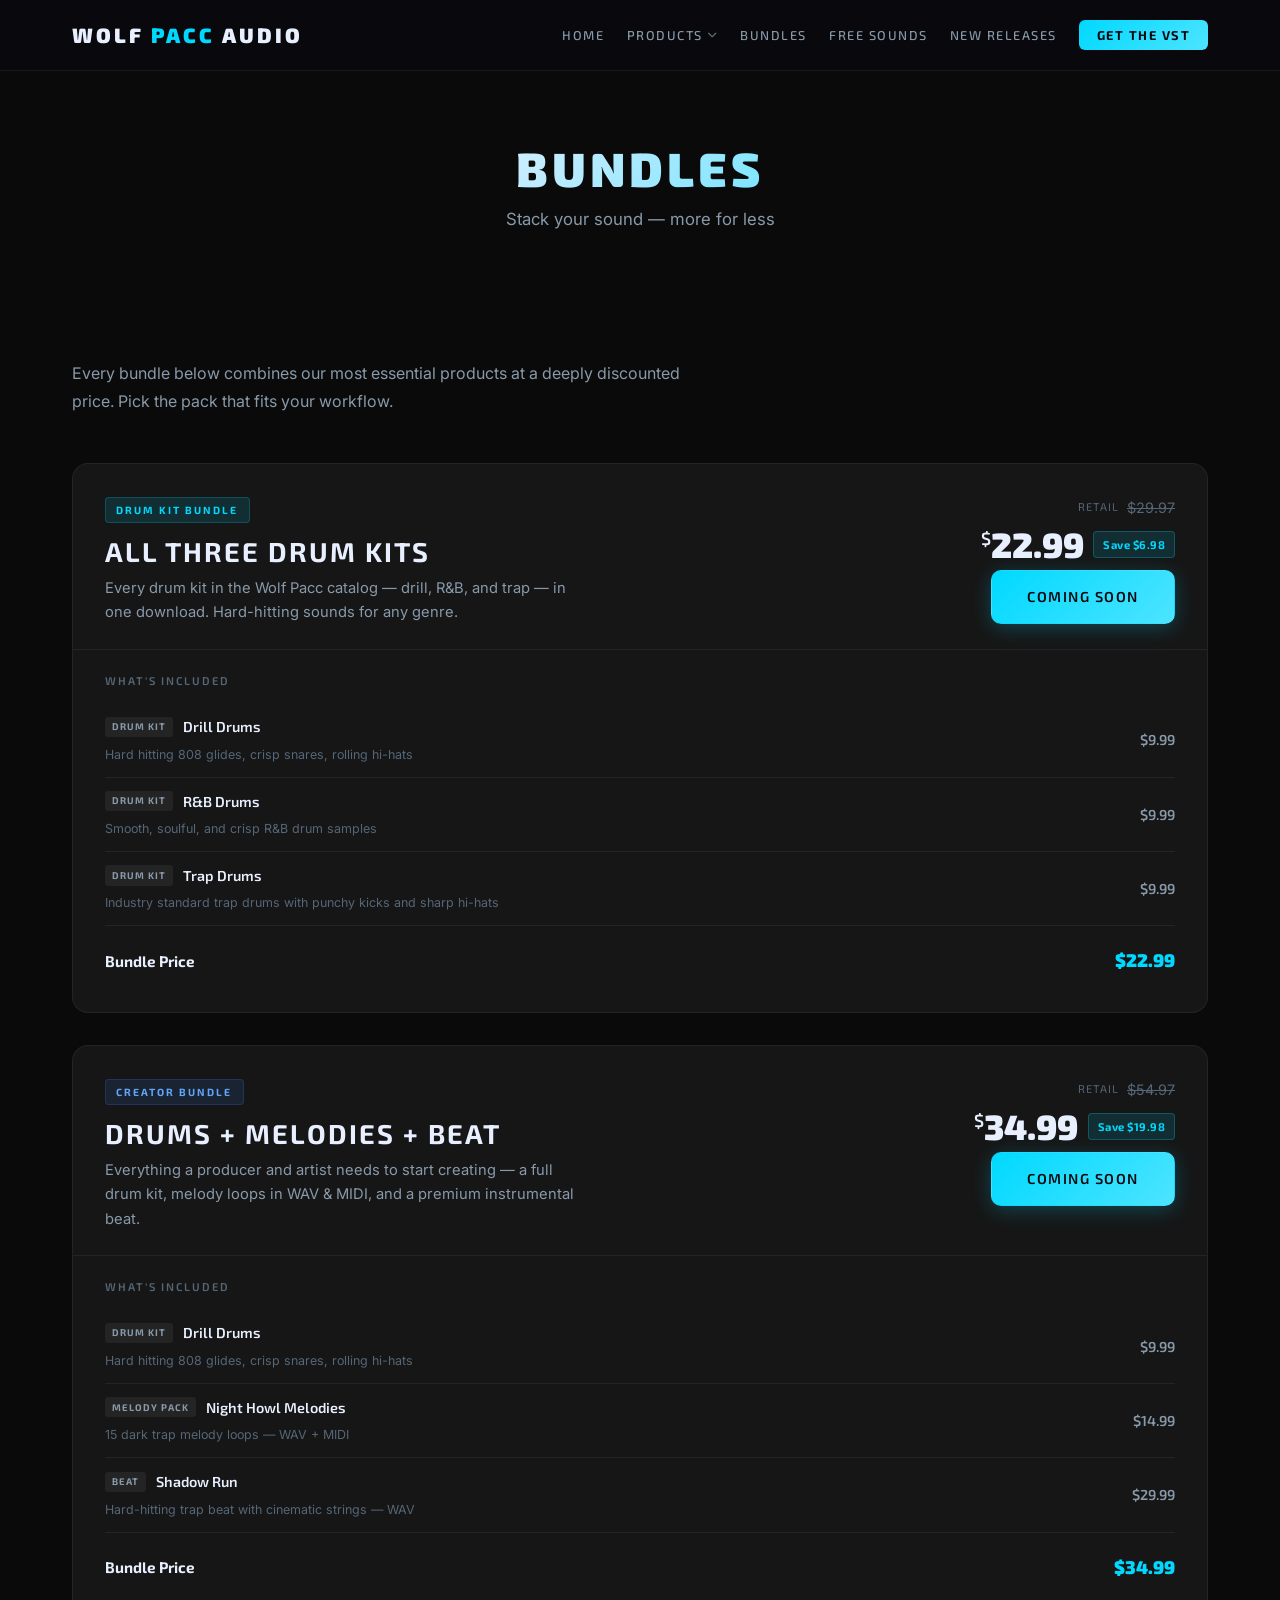
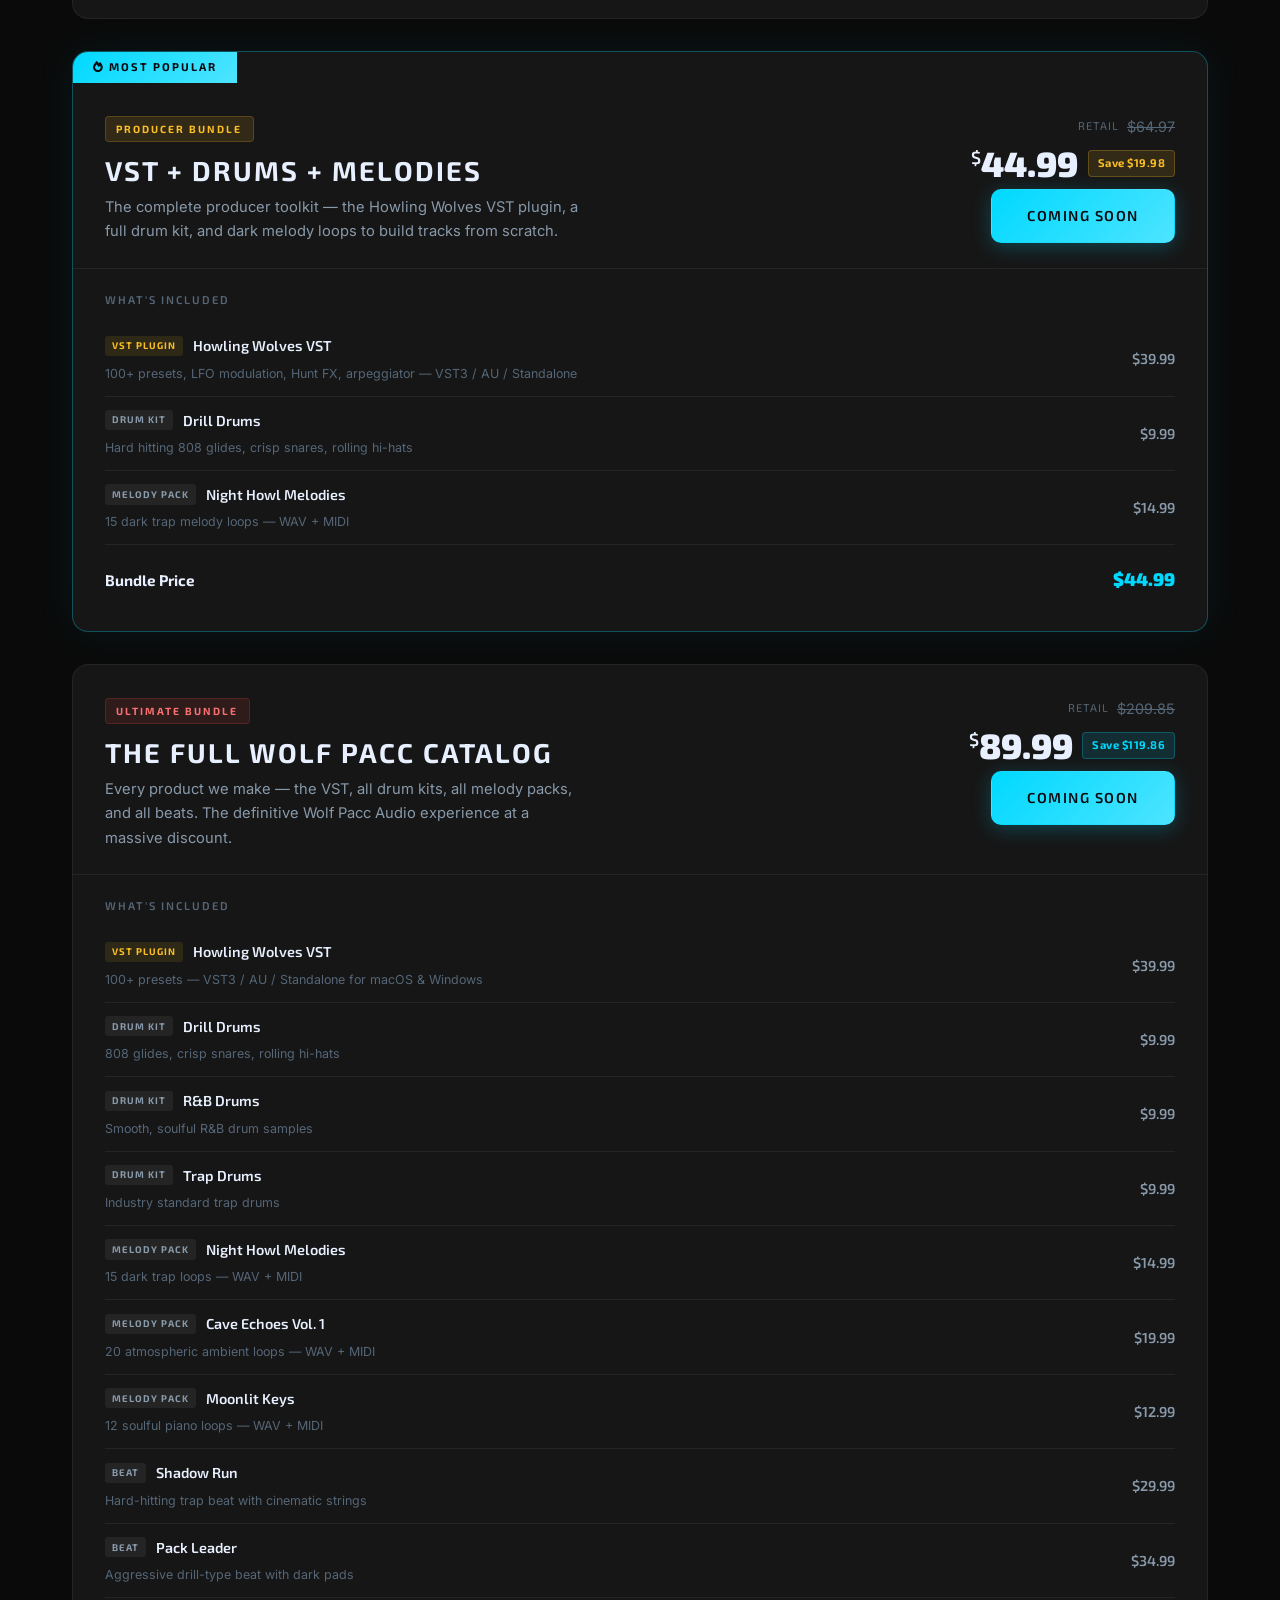
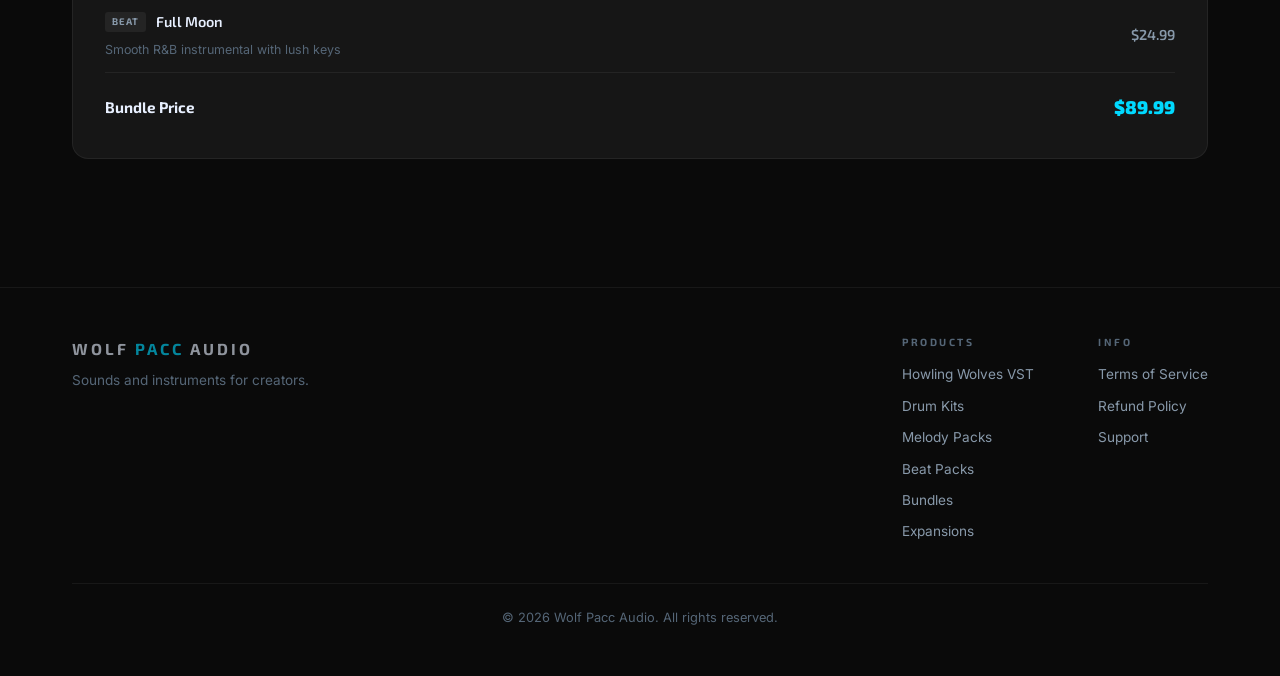
<file: docs/bundles.html>
<!DOCTYPE html>
<html lang="en">

<head>
    <meta charset="UTF-8">
    <meta name="viewport" content="width=device-width, initial-scale=1.0">
    <title>Bundles | Wolf Pacc Audio</title>
    <meta name="description"
        content="Save big with Wolf Pacc Audio bundles — Drum Kit Bundle, Creator Bundle, Producer Bundle, and Ultimate Bundle.">
    <link rel="preconnect" href="https://fonts.googleapis.com">
    <link rel="preconnect" href="https://fonts.gstatic.com" crossorigin>
    <link href="https://fonts.googleapis.com/css2?family=Exo+2:wght@300;500;700;900&family=Inter:wght@400;500;600&display=swap"
        rel="stylesheet">
    <link rel="stylesheet" href="https://cdnjs.cloudflare.com/ajax/libs/font-awesome/6.0.0/css/all.min.css">
    <link rel="stylesheet" href="styles.css">
    <link rel="icon" type="image/png" href="images/logo.png">
</head>

<body>

    <!-- NAVIGATION -->
    <nav class="nav">
        <div class="nav-content">
            <a href="index.html" class="nav-logo">WOLF <span>PACC</span> AUDIO</a>
            <button class="nav-toggle" id="nav-toggle" aria-label="Toggle menu">
                <i class="fas fa-bars"></i>
            </button>
            <ul class="nav-links" id="nav-links">
                <li><a href="index.html">Home</a></li>
                <li class="nav-dropdown">
                    <button class="nav-dropdown-toggle" aria-expanded="false" aria-haspopup="true">
                        Products <i class="fas fa-chevron-down nav-chevron"></i>
                    </button>
                    <ul class="nav-dropdown-menu" role="menu">
                        <li>
                            <a href="vst.html">
                                <span class="ndm-icon"><i class="fas fa-wave-square"></i></span>
                                <span class="ndm-text">
                                    <span class="ndm-title">Howling Wolves VST</span>
                                    <span class="ndm-sub">ROMpler &middot; 100+ presets</span>
                                </span>
                            </a>
                        </li>
                        <li>
                            <a href="drumkits.html">
                                <span class="ndm-icon"><i class="fas fa-drum"></i></span>
                                <span class="ndm-text">
                                    <span class="ndm-title">Drum Kits</span>
                                    <span class="ndm-sub">Drill &middot; R&amp;B &middot; Trap</span>
                                </span>
                            </a>
                        </li>
                        <li>
                            <a href="melodies.html">
                                <span class="ndm-icon"><i class="fas fa-music"></i></span>
                                <span class="ndm-text">
                                    <span class="ndm-title">Melody Packs</span>
                                    <span class="ndm-sub">WAV + MIDI loops</span>
                                </span>
                            </a>
                        </li>
                        <li>
                            <a href="beats.html">
                                <span class="ndm-icon"><i class="fas fa-headphones-alt"></i></span>
                                <span class="ndm-text">
                                    <span class="ndm-title">Beat Packs</span>
                                    <span class="ndm-sub">Full instrumentals &middot; WAV</span>
                                </span>
                            </a>
                        </li>
                        <li>
                            <a href="expansions.html">
                                <span class="ndm-icon"><i class="fas fa-puzzle-piece"></i></span>
                                <span class="ndm-text">
                                    <span class="ndm-title">Expansions</span>
                                    <span class="ndm-sub">Preset packs &middot; Add-ons</span>
                                </span>
                            </a>
                        </li>
                    </ul>
                </li>
                <li><a href="bundles.html">Bundles</a></li>
                <li><a href="free-sounds.html">Free Sounds</a></li>
                <li><a href="index.html#latest">New Releases</a></li>
                <li><a href="vst.html" class="nav-cta-link">Get the VST</a></li>
            </ul>
        </div>
    </nav>

    <!-- PAGE HEADER -->
    <section class="page-header">
        <div class="container">
            <h1>Bundles</h1>
            <p>Stack your sound &mdash; more for less</p>
        </div>
    </section>

    <!-- BUNDLES PAGE CONTENT -->
    <section class="bundles-page">
        <div class="container">

            <p class="bundles-intro">Every bundle below combines our most essential products at a deeply discounted price. Pick the pack that fits your workflow.</p>

            <!-- DRUM KIT BUNDLE -->
            <div class="bundle-page-card">
                <div class="bpc-header">
                    <div class="bpc-title-block">
                        <span class="bpc-tag">Drum Kit Bundle</span>
                        <h2 class="bpc-title">All Three Drum Kits</h2>
                        <p class="bpc-desc">Every drum kit in the Wolf Pacc catalog — drill, R&amp;B, and trap — in one download. Hard-hitting sounds for any genre.</p>
                    </div>
                    <div class="bpc-pricing">
                        <div class="bpc-was">
                            <span class="bpc-was-label">Retail</span>
                            <span class="bpc-was-price">$29.97</span>
                        </div>
                        <div class="bpc-price-row">
                            <span class="bpc-price"><span class="currency">$</span>22.99</span>
                            <span class="bpc-save-badge">Save $6.98</span>
                        </div>
                        <a href="#" class="btn btn-primary">Coming Soon</a>
                    </div>
                </div>
                <div class="bpc-breakdown">
                    <h4 class="bpc-breakdown-title">What's Included</h4>
                    <div class="bpc-items">
                        <div class="bpc-item">
                            <div class="bpc-item-info">
                                <span class="bpc-item-badge">Drum Kit</span>
                                <span class="bpc-item-name">Drill Drums</span>
                                <span class="bpc-item-desc">Hard hitting 808 glides, crisp snares, rolling hi-hats</span>
                            </div>
                            <span class="bpc-item-price">$9.99</span>
                        </div>
                        <div class="bpc-item">
                            <div class="bpc-item-info">
                                <span class="bpc-item-badge">Drum Kit</span>
                                <span class="bpc-item-name">R&amp;B Drums</span>
                                <span class="bpc-item-desc">Smooth, soulful, and crisp R&amp;B drum samples</span>
                            </div>
                            <span class="bpc-item-price">$9.99</span>
                        </div>
                        <div class="bpc-item">
                            <div class="bpc-item-info">
                                <span class="bpc-item-badge">Drum Kit</span>
                                <span class="bpc-item-name">Trap Drums</span>
                                <span class="bpc-item-desc">Industry standard trap drums with punchy kicks and sharp hi-hats</span>
                            </div>
                            <span class="bpc-item-price">$9.99</span>
                        </div>
                        <div class="bpc-item bpc-item--total">
                            <span class="bpc-item-name">Bundle Price</span>
                            <span class="bpc-item-price bpc-item-price--bundle">$22.99</span>
                        </div>
                    </div>
                </div>
            </div>

            <!-- CREATOR BUNDLE -->
            <div class="bundle-page-card">
                <div class="bpc-header">
                    <div class="bpc-title-block">
                        <span class="bpc-tag bpc-tag--blue">Creator Bundle</span>
                        <h2 class="bpc-title">Drums + Melodies + Beat</h2>
                        <p class="bpc-desc">Everything a producer and artist needs to start creating — a full drum kit, melody loops in WAV &amp; MIDI, and a premium instrumental beat.</p>
                    </div>
                    <div class="bpc-pricing">
                        <div class="bpc-was">
                            <span class="bpc-was-label">Retail</span>
                            <span class="bpc-was-price">$54.97</span>
                        </div>
                        <div class="bpc-price-row">
                            <span class="bpc-price"><span class="currency">$</span>34.99</span>
                            <span class="bpc-save-badge">Save $19.98</span>
                        </div>
                        <a href="#" class="btn btn-primary">Coming Soon</a>
                    </div>
                </div>
                <div class="bpc-breakdown">
                    <h4 class="bpc-breakdown-title">What's Included</h4>
                    <div class="bpc-items">
                        <div class="bpc-item">
                            <div class="bpc-item-info">
                                <span class="bpc-item-badge">Drum Kit</span>
                                <span class="bpc-item-name">Drill Drums</span>
                                <span class="bpc-item-desc">Hard hitting 808 glides, crisp snares, rolling hi-hats</span>
                            </div>
                            <span class="bpc-item-price">$9.99</span>
                        </div>
                        <div class="bpc-item">
                            <div class="bpc-item-info">
                                <span class="bpc-item-badge">Melody Pack</span>
                                <span class="bpc-item-name">Night Howl Melodies</span>
                                <span class="bpc-item-desc">15 dark trap melody loops — WAV + MIDI</span>
                            </div>
                            <span class="bpc-item-price">$14.99</span>
                        </div>
                        <div class="bpc-item">
                            <div class="bpc-item-info">
                                <span class="bpc-item-badge">Beat</span>
                                <span class="bpc-item-name">Shadow Run</span>
                                <span class="bpc-item-desc">Hard-hitting trap beat with cinematic strings — WAV</span>
                            </div>
                            <span class="bpc-item-price">$29.99</span>
                        </div>
                        <div class="bpc-item bpc-item--total">
                            <span class="bpc-item-name">Bundle Price</span>
                            <span class="bpc-item-price bpc-item-price--bundle">$34.99</span>
                        </div>
                    </div>
                </div>
            </div>

            <!-- PRODUCER BUNDLE -->
            <div class="bundle-page-card bundle-page-card--featured">
                <div class="bpc-featured-label"><i class="fas fa-fire"></i> Most Popular</div>
                <div class="bpc-header">
                    <div class="bpc-title-block">
                        <span class="bpc-tag bpc-tag--gold">Producer Bundle</span>
                        <h2 class="bpc-title">VST + Drums + Melodies</h2>
                        <p class="bpc-desc">The complete producer toolkit — the Howling Wolves VST plugin, a full drum kit, and dark melody loops to build tracks from scratch.</p>
                    </div>
                    <div class="bpc-pricing">
                        <div class="bpc-was">
                            <span class="bpc-was-label">Retail</span>
                            <span class="bpc-was-price">$64.97</span>
                        </div>
                        <div class="bpc-price-row">
                            <span class="bpc-price"><span class="currency">$</span>44.99</span>
                            <span class="bpc-save-badge bpc-save-badge--gold">Save $19.98</span>
                        </div>
                        <a href="#" class="btn btn-primary">Coming Soon</a>
                    </div>
                </div>
                <div class="bpc-breakdown">
                    <h4 class="bpc-breakdown-title">What's Included</h4>
                    <div class="bpc-items">
                        <div class="bpc-item">
                            <div class="bpc-item-info">
                                <span class="bpc-item-badge bpc-item-badge--gold">VST Plugin</span>
                                <span class="bpc-item-name">Howling Wolves VST</span>
                                <span class="bpc-item-desc">100+ presets, LFO modulation, Hunt FX, arpeggiator — VST3 / AU / Standalone</span>
                            </div>
                            <span class="bpc-item-price">$39.99</span>
                        </div>
                        <div class="bpc-item">
                            <div class="bpc-item-info">
                                <span class="bpc-item-badge">Drum Kit</span>
                                <span class="bpc-item-name">Drill Drums</span>
                                <span class="bpc-item-desc">Hard hitting 808 glides, crisp snares, rolling hi-hats</span>
                            </div>
                            <span class="bpc-item-price">$9.99</span>
                        </div>
                        <div class="bpc-item">
                            <div class="bpc-item-info">
                                <span class="bpc-item-badge">Melody Pack</span>
                                <span class="bpc-item-name">Night Howl Melodies</span>
                                <span class="bpc-item-desc">15 dark trap melody loops — WAV + MIDI</span>
                            </div>
                            <span class="bpc-item-price">$14.99</span>
                        </div>
                        <div class="bpc-item bpc-item--total">
                            <span class="bpc-item-name">Bundle Price</span>
                            <span class="bpc-item-price bpc-item-price--bundle">$44.99</span>
                        </div>
                    </div>
                </div>
            </div>

            <!-- ULTIMATE BUNDLE -->
            <div class="bundle-page-card">
                <div class="bpc-header">
                    <div class="bpc-title-block">
                        <span class="bpc-tag bpc-tag--red">Ultimate Bundle</span>
                        <h2 class="bpc-title">The Full Wolf Pacc Catalog</h2>
                        <p class="bpc-desc">Every product we make — the VST, all drum kits, all melody packs, and all beats. The definitive Wolf Pacc Audio experience at a massive discount.</p>
                    </div>
                    <div class="bpc-pricing">
                        <div class="bpc-was">
                            <span class="bpc-was-label">Retail</span>
                            <span class="bpc-was-price">$209.85</span>
                        </div>
                        <div class="bpc-price-row">
                            <span class="bpc-price"><span class="currency">$</span>89.99</span>
                            <span class="bpc-save-badge">Save $119.86</span>
                        </div>
                        <a href="#" class="btn btn-primary">Coming Soon</a>
                    </div>
                </div>
                <div class="bpc-breakdown">
                    <h4 class="bpc-breakdown-title">What's Included</h4>
                    <div class="bpc-items">
                        <div class="bpc-item">
                            <div class="bpc-item-info">
                                <span class="bpc-item-badge bpc-item-badge--gold">VST Plugin</span>
                                <span class="bpc-item-name">Howling Wolves VST</span>
                                <span class="bpc-item-desc">100+ presets — VST3 / AU / Standalone for macOS &amp; Windows</span>
                            </div>
                            <span class="bpc-item-price">$39.99</span>
                        </div>
                        <div class="bpc-item">
                            <div class="bpc-item-info">
                                <span class="bpc-item-badge">Drum Kit</span>
                                <span class="bpc-item-name">Drill Drums</span>
                                <span class="bpc-item-desc">808 glides, crisp snares, rolling hi-hats</span>
                            </div>
                            <span class="bpc-item-price">$9.99</span>
                        </div>
                        <div class="bpc-item">
                            <div class="bpc-item-info">
                                <span class="bpc-item-badge">Drum Kit</span>
                                <span class="bpc-item-name">R&amp;B Drums</span>
                                <span class="bpc-item-desc">Smooth, soulful R&amp;B drum samples</span>
                            </div>
                            <span class="bpc-item-price">$9.99</span>
                        </div>
                        <div class="bpc-item">
                            <div class="bpc-item-info">
                                <span class="bpc-item-badge">Drum Kit</span>
                                <span class="bpc-item-name">Trap Drums</span>
                                <span class="bpc-item-desc">Industry standard trap drums</span>
                            </div>
                            <span class="bpc-item-price">$9.99</span>
                        </div>
                        <div class="bpc-item">
                            <div class="bpc-item-info">
                                <span class="bpc-item-badge">Melody Pack</span>
                                <span class="bpc-item-name">Night Howl Melodies</span>
                                <span class="bpc-item-desc">15 dark trap loops — WAV + MIDI</span>
                            </div>
                            <span class="bpc-item-price">$14.99</span>
                        </div>
                        <div class="bpc-item">
                            <div class="bpc-item-info">
                                <span class="bpc-item-badge">Melody Pack</span>
                                <span class="bpc-item-name">Cave Echoes Vol. 1</span>
                                <span class="bpc-item-desc">20 atmospheric ambient loops — WAV + MIDI</span>
                            </div>
                            <span class="bpc-item-price">$19.99</span>
                        </div>
                        <div class="bpc-item">
                            <div class="bpc-item-info">
                                <span class="bpc-item-badge">Melody Pack</span>
                                <span class="bpc-item-name">Moonlit Keys</span>
                                <span class="bpc-item-desc">12 soulful piano loops — WAV + MIDI</span>
                            </div>
                            <span class="bpc-item-price">$12.99</span>
                        </div>
                        <div class="bpc-item">
                            <div class="bpc-item-info">
                                <span class="bpc-item-badge">Beat</span>
                                <span class="bpc-item-name">Shadow Run</span>
                                <span class="bpc-item-desc">Hard-hitting trap beat with cinematic strings</span>
                            </div>
                            <span class="bpc-item-price">$29.99</span>
                        </div>
                        <div class="bpc-item">
                            <div class="bpc-item-info">
                                <span class="bpc-item-badge">Beat</span>
                                <span class="bpc-item-name">Pack Leader</span>
                                <span class="bpc-item-desc">Aggressive drill-type beat with dark pads</span>
                            </div>
                            <span class="bpc-item-price">$34.99</span>
                        </div>
                        <div class="bpc-item">
                            <div class="bpc-item-info">
                                <span class="bpc-item-badge">Beat</span>
                                <span class="bpc-item-name">Full Moon</span>
                                <span class="bpc-item-desc">Smooth R&amp;B instrumental with lush keys</span>
                            </div>
                            <span class="bpc-item-price">$24.99</span>
                        </div>
                        <div class="bpc-item bpc-item--total">
                            <span class="bpc-item-name">Bundle Price</span>
                            <span class="bpc-item-price bpc-item-price--bundle">$89.99</span>
                        </div>
                    </div>
                </div>
            </div>

        </div>
    </section>

    <!-- FOOTER -->
    <footer class="footer">
        <div class="container">
            <div class="footer-top">
                <div class="footer-brand-block">
                    <div class="footer-brand">WOLF <span>PACC</span> AUDIO</div>
                    <p class="footer-tagline">Sounds and instruments for creators.</p>
                </div>
                <div class="footer-nav-cols">
                    <div class="footer-col">
                        <h4 class="footer-col-title">Products</h4>
                        <a href="vst.html">Howling Wolves VST</a>
                        <a href="drumkits.html">Drum Kits</a>
                        <a href="melodies.html">Melody Packs</a>
                        <a href="beats.html">Beat Packs</a>
                        <a href="bundles.html">Bundles</a>
                        <a href="expansions.html">Expansions</a>
                    </div>
                    <div class="footer-col">
                        <h4 class="footer-col-title">Info</h4>
                        <a href="terms-of-service.html">Terms of Service</a>
                        <a href="refund-policy.html">Refund Policy</a>
                        <a href="mailto:support@wolfpaccaudio.com">Support</a>
                    </div>
                </div>
            </div>
            <div class="footer-bottom">
                <p>&copy; 2026 Wolf Pacc Audio. All rights reserved.</p>
            </div>
        </div>
    </footer>

    <script>
        const navToggle = document.getElementById('nav-toggle');
        const navLinks = document.getElementById('nav-links');
        navToggle.addEventListener('click', () => {
            const isOpen = navLinks.classList.toggle('open');
            navToggle.querySelector('i').className = isOpen ? 'fas fa-times' : 'fas fa-bars';
        });
        document.querySelectorAll('.nav-dropdown-toggle').forEach(btn => {
            btn.addEventListener('click', () => {
                const dropdown = btn.closest('.nav-dropdown');
                const isOpen = dropdown.classList.toggle('open');
                btn.setAttribute('aria-expanded', String(isOpen));
            });
        });
        navLinks.querySelectorAll('a').forEach(link => {
            link.addEventListener('click', () => {
                navLinks.classList.remove('open');
                navToggle.querySelector('i').className = 'fas fa-bars';
                document.querySelectorAll('.nav-dropdown').forEach(d => {
                    d.classList.remove('open');
                    d.querySelector('.nav-dropdown-toggle')?.setAttribute('aria-expanded', 'false');
                });
            });
        });
        const observer = new IntersectionObserver((entries) => {
            entries.forEach(entry => { if (entry.isIntersecting) entry.target.classList.add('visible'); });
        }, { threshold: 0.05 });
        document.querySelectorAll('.bundle-page-card').forEach(el => { el.classList.add('fade-in'); observer.observe(el); });
    </script>

</body>

</html>
</file>
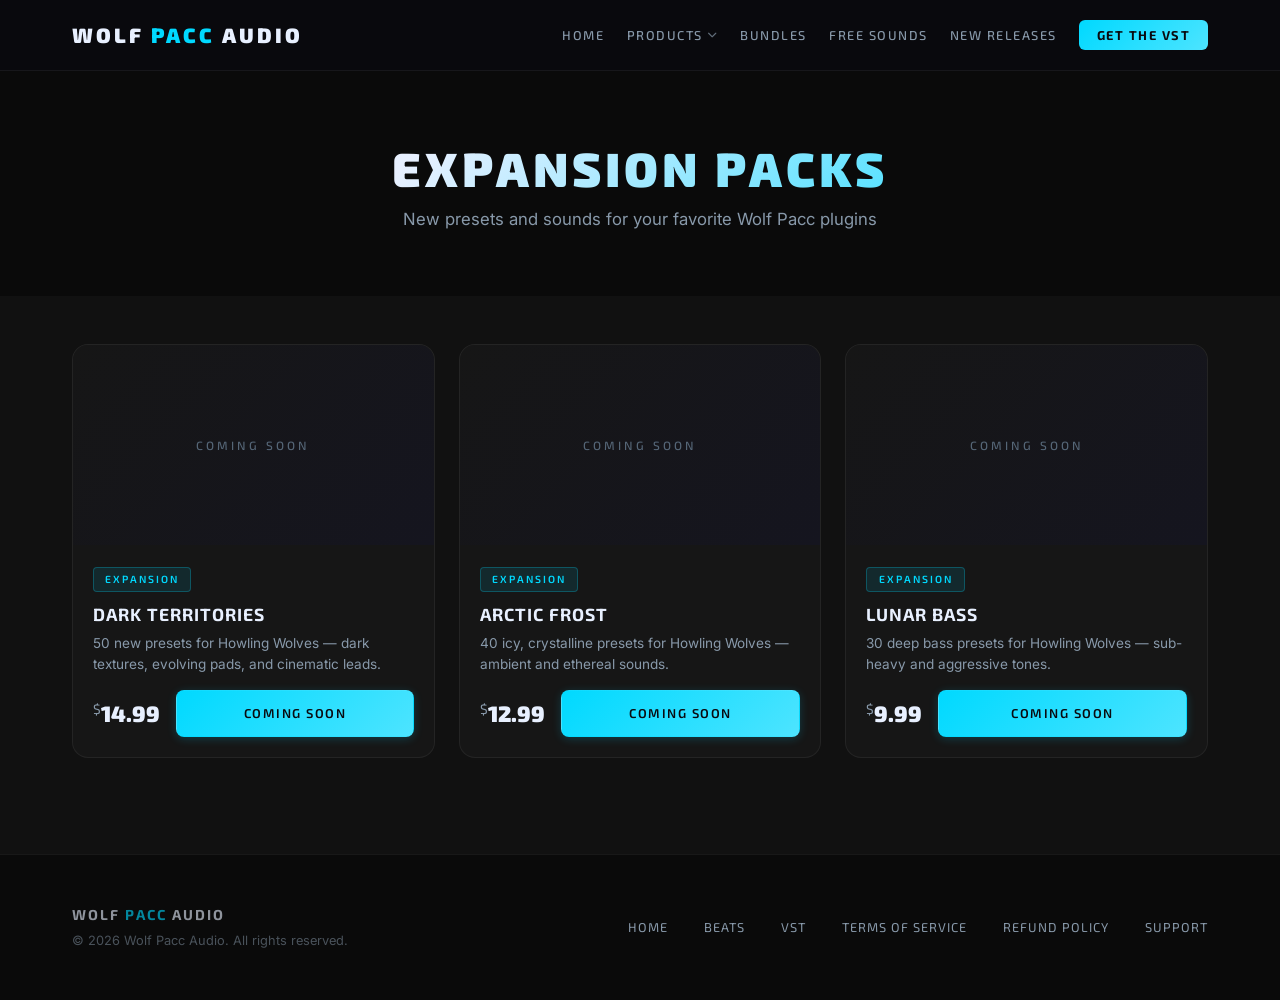
<file: docs/expansions.html>
<!DOCTYPE html>
<html lang="en">

<head>
    <meta charset="UTF-8">
    <meta name="viewport" content="width=device-width, initial-scale=1.0">
    <title>Expansion Packs | Wolf Pacc Audio</title>
    <meta name="description"
        content="Premium expansion packs and preset libraries for Howling Wolves and more. Wolf Pacc Audio.">
    <link rel="preconnect" href="https://fonts.googleapis.com">
    <link rel="preconnect" href="https://fonts.gstatic.com" crossorigin>
    <link
        href="https://fonts.googleapis.com/css2?family=Exo+2:wght@300;500;700;900&family=Inter:wght@400;500;600&display=swap"
        rel="stylesheet">
    <link rel="stylesheet" href="https://cdnjs.cloudflare.com/ajax/libs/font-awesome/6.0.0/css/all.min.css">
    <link rel="stylesheet" href="styles.css">
    <link rel="icon" type="image/png" href="images/logo.png">
</head>

<body>

    <!-- NAVIGATION -->
    <nav class="nav">
        <div class="nav-content">
            <a href="index.html" class="nav-logo">WOLF <span>PACC</span> AUDIO</a>
            <button class="nav-toggle" id="nav-toggle" aria-label="Toggle menu">
                <i class="fas fa-bars"></i>
            </button>
            <ul class="nav-links" id="nav-links">
                <li><a href="index.html">Home</a></li>
                <li class="nav-dropdown">
                    <button class="nav-dropdown-toggle" aria-expanded="false" aria-haspopup="true">
                        Products <i class="fas fa-chevron-down nav-chevron"></i>
                    </button>
                    <ul class="nav-dropdown-menu" role="menu">
                        <li>
                            <a href="vst.html">
                                <span class="ndm-icon"><i class="fas fa-wave-square"></i></span>
                                <span class="ndm-text">
                                    <span class="ndm-title">Howling Wolves VST</span>
                                    <span class="ndm-sub">ROMpler &middot; 100+ presets</span>
                                </span>
                            </a>
                        </li>
                        <li>
                            <a href="drumkits.html">
                                <span class="ndm-icon"><i class="fas fa-drum"></i></span>
                                <span class="ndm-text">
                                    <span class="ndm-title">Drum Kits</span>
                                    <span class="ndm-sub">Drill &middot; R&amp;B &middot; Trap</span>
                                </span>
                            </a>
                        </li>
                        <li>
                            <a href="melodies.html">
                                <span class="ndm-icon"><i class="fas fa-music"></i></span>
                                <span class="ndm-text">
                                    <span class="ndm-title">Melody Packs</span>
                                    <span class="ndm-sub">WAV + MIDI loops</span>
                                </span>
                            </a>
                        </li>
                        <li>
                            <a href="beats.html">
                                <span class="ndm-icon"><i class="fas fa-headphones-alt"></i></span>
                                <span class="ndm-text">
                                    <span class="ndm-title">Beat Packs</span>
                                    <span class="ndm-sub">Full instrumentals &middot; WAV</span>
                                </span>
                            </a>
                        </li>
                        <li>
                            <a href="expansions.html">
                                <span class="ndm-icon"><i class="fas fa-puzzle-piece"></i></span>
                                <span class="ndm-text">
                                    <span class="ndm-title">Expansions</span>
                                    <span class="ndm-sub">Preset packs &middot; Add-ons</span>
                                </span>
                            </a>
                        </li>
                    </ul>
                </li>
                <li><a href="bundles.html">Bundles</a></li>
                <li><a href="free-sounds.html">Free Sounds</a></li>
                <li><a href="index.html#latest">New Releases</a></li>
                <li><a href="vst.html" class="nav-cta-link">Get the VST</a></li>
            </ul>
        </div>
    </nav>

    <!-- PAGE HEADER -->
    <section class="page-header">
        <div class="container">
            <h1>Expansion Packs</h1>
            <p>New presets and sounds for your favorite Wolf Pacc plugins</p>
        </div>
    </section>

    <!-- PRODUCT GRID -->
    <section class="category-page-grid">
        <div class="container">
            <div class="product-grid">

                <div class="product-card">
                    <div class="card-image">
                        <span class="card-image-placeholder">Coming Soon</span>
                    </div>
                    <div class="card-body">
                        <span class="card-badge">Expansion</span>
                        <h3 class="card-title">Dark Territories</h3>
                        <p class="card-description">50 new presets for Howling Wolves — dark textures, evolving pads,
                            and cinematic leads.</p>
                        <div class="card-footer">
                            <span class="card-price"><span class="currency">$</span>14.99</span>
                            <a href="#" class="btn btn-card">Coming Soon</a>
                        </div>
                    </div>
                </div>

                <div class="product-card">
                    <div class="card-image">
                        <span class="card-image-placeholder">Coming Soon</span>
                    </div>
                    <div class="card-body">
                        <span class="card-badge">Expansion</span>
                        <h3 class="card-title">Arctic Frost</h3>
                        <p class="card-description">40 icy, crystalline presets for Howling Wolves — ambient and
                            ethereal sounds.</p>
                        <div class="card-footer">
                            <span class="card-price"><span class="currency">$</span>12.99</span>
                            <a href="#" class="btn btn-card">Coming Soon</a>
                        </div>
                    </div>
                </div>

                <div class="product-card">
                    <div class="card-image">
                        <span class="card-image-placeholder">Coming Soon</span>
                    </div>
                    <div class="card-body">
                        <span class="card-badge">Expansion</span>
                        <h3 class="card-title">Lunar Bass</h3>
                        <p class="card-description">30 deep bass presets for Howling Wolves — sub-heavy and aggressive
                            tones.</p>
                        <div class="card-footer">
                            <span class="card-price"><span class="currency">$</span>9.99</span>
                            <a href="#" class="btn btn-card">Coming Soon</a>
                        </div>
                    </div>
                </div>

            </div>
        </div>
    </section>

    <!-- FOOTER -->
    <footer class="footer">
        <div class="container">
            <div class="footer-content">
                <div class="brand-info">
                    <div class="footer-brand">WOLF <span>PACC</span> AUDIO</div>
                    <p>&copy; 2026 Wolf Pacc Audio. All rights reserved.</p>
                </div>
                <div class="footer-links">
                    <a href="index.html">Home</a>
                    <a href="beats.html">Beats</a>
                    <a href="vst.html">VST</a>
                    <a href="terms-of-service.html">Terms of Service</a>
                    <a href="refund-policy.html">Refund Policy</a>
                    <a href="mailto:support@wolfpaccaudio.com">Support</a>
                </div>
            </div>
        </div>
    </footer>

    <script>
        const navToggle = document.getElementById('nav-toggle');
        const navLinks = document.getElementById('nav-links');
        navToggle.addEventListener('click', () => {
            const isOpen = navLinks.classList.toggle('open');
            navToggle.querySelector('i').className = isOpen ? 'fas fa-times' : 'fas fa-bars';
        });
        document.querySelectorAll('.nav-dropdown-toggle').forEach(btn => {
            btn.addEventListener('click', () => {
                const dropdown = btn.closest('.nav-dropdown');
                const isOpen = dropdown.classList.toggle('open');
                btn.setAttribute('aria-expanded', String(isOpen));
            });
        });
        navLinks.querySelectorAll('a').forEach(link => {
            link.addEventListener('click', () => {
                navLinks.classList.remove('open');
                navToggle.querySelector('i').className = 'fas fa-bars';
                document.querySelectorAll('.nav-dropdown').forEach(d => {
                    d.classList.remove('open');
                    d.querySelector('.nav-dropdown-toggle')?.setAttribute('aria-expanded', 'false');
                });
            });
        });
        const observer = new IntersectionObserver((entries) => {
            entries.forEach(entry => { if (entry.isIntersecting) entry.target.classList.add('visible'); });
        }, { threshold: 0.1 });
        document.querySelectorAll('.product-card').forEach(el => { el.classList.add('fade-in'); observer.observe(el); });
    </script>

</body>

</html>
</file>
<file: docs/styles.css>
/* ═══════════════════════════════════════ */
/* WOLF PACC AUDIO — Beat Store           */
/* Dark Premium Wolf Den Aesthetic        */
/* ═══════════════════════════════════════ */

:root {
    --bg-deep: #0a0a0a;
    --bg-dark: #111111;
    --bg-card: #161616;
    --bg-card-hover: #1c1c1c;
    --accent-gold: #00d9ff;
    --accent-gold-light: #4de4ff;
    --accent-gold-glow: rgba(0, 217, 255, 0.15);
    --accent-silver: #00b8b8;
    --text-white: #e8f0ff;
    --text-muted: #8899aa;
    --text-dim: #556677;
    --border-subtle: rgba(255, 255, 255, 0.06);
    --border-gold: rgba(0, 217, 255, 0.2);
    --font-head: 'Exo 2', sans-serif;
    --font-body: 'Inter', sans-serif;
    --radius: 10px;
    --radius-lg: 16px;
    --transition: 0.3s ease;
}

* {
    margin: 0;
    padding: 0;
    box-sizing: border-box;
}

html {
    scroll-behavior: smooth;
}

body {
    background-color: var(--bg-deep);
    color: var(--text-white);
    font-family: var(--font-body);
    line-height: 1.6;
    overflow-x: hidden;
}

/* ─── TYPOGRAPHY ─────────────────────── */
h1,
h2,
h3,
h4 {
    font-family: var(--font-head);
    text-transform: uppercase;
    letter-spacing: 2px;
    line-height: 1.2;
}

h1 {
    font-weight: 900;
}

h2 {
    font-weight: 700;
    font-size: 2rem;
    margin-bottom: 0.5rem;
}

.section-title {
    text-align: center;
    font-size: 2.2rem;
    background: linear-gradient(135deg, var(--text-white) 30%, var(--accent-gold) 100%);
    -webkit-background-clip: text;
    -webkit-text-fill-color: transparent;
    background-clip: text;
    margin-bottom: 0.5rem;
}

.section-subtitle {
    text-align: center;
    color: var(--text-muted);
    font-size: 1rem;
    margin-bottom: 3rem;
}

.container {
    max-width: 1200px;
    margin: 0 auto;
    padding: 0 2rem;
}

/* ─── NAVIGATION ─────────────────────── */
.nav {
    position: fixed;
    top: 0;
    left: 0;
    right: 0;
    z-index: 100;
    background: rgba(10, 10, 15, 0.92);
    backdrop-filter: blur(20px);
    border-bottom: 1px solid var(--border-subtle);
    transition: background var(--transition);
}

.nav-content {
    max-width: 1200px;
    margin: 0 auto;
    padding: 0 2rem;
    display: flex;
    justify-content: space-between;
    align-items: center;
    height: 70px;
}

.nav-logo {
    font-family: var(--font-head);
    font-weight: 900;
    font-size: 1.3rem;
    text-transform: uppercase;
    letter-spacing: 3px;
    color: var(--text-white);
    text-decoration: none;
}

.nav-logo span {
    color: var(--accent-gold);
}

.nav-links {
    display: flex;
    list-style: none;
    gap: 2rem;
    align-items: center;
}

.nav-links a {
    color: var(--text-muted);
    text-decoration: none;
    font-family: var(--font-head);
    font-size: 0.8rem;
    font-weight: 500;
    text-transform: uppercase;
    letter-spacing: 1.5px;
    transition: color var(--transition);
    position: relative;
}

.nav-links a::after {
    content: '';
    position: absolute;
    bottom: -4px;
    left: 0;
    width: 0;
    height: 2px;
    background: var(--accent-gold);
    transition: width var(--transition);
}

.nav-links a:hover {
    color: var(--accent-gold);
}

.nav-links a:hover::after {
    width: 100%;
}

.nav-toggle {
    display: none;
    background: none;
    border: none;
    color: var(--text-white);
    font-size: 1.5rem;
    cursor: pointer;
}

/* ─── HERO SECTION ───────────────────── */
.hero {
    min-height: 100vh;
    width: 100%;
    position: relative;
    display: flex;
    align-items: center;
    justify-content: center;
    text-align: center;
    padding-top: 70px;
    background: var(--bg-deep);
    overflow: hidden;
}

.hero::before {
    content: '';
    position: absolute;
    inset: 0;
    background:
        radial-gradient(ellipse at 20% 50%, rgba(0, 217, 255, 0.06) 0%, transparent 60%),
        radial-gradient(ellipse at 80% 30%, rgba(0, 184, 184, 0.04) 0%, transparent 50%),
        radial-gradient(ellipse at 50% 100%, rgba(0, 217, 255, 0.03) 0%, transparent 40%);
    pointer-events: none;
}

.hero-content {
    position: relative;
    z-index: 2;
    max-width: 800px;
    padding: 2rem;
    animation: heroFadeIn 1s ease-out;
}

.hero-brand {
    font-family: var(--font-head);
    font-weight: 900;
    font-size: 4.5rem;
    text-transform: uppercase;
    letter-spacing: 6px;
    line-height: 1.05;
    margin-bottom: 0.5rem;
    background: linear-gradient(135deg, #ffffff 20%, var(--accent-gold) 80%);
    -webkit-background-clip: text;
    -webkit-text-fill-color: transparent;
    background-clip: text;
}

.hero-tagline {
    font-family: var(--font-head);
    font-size: 1.15rem;
    font-weight: 300;
    letter-spacing: 8px;
    text-transform: uppercase;
    color: var(--accent-gold);
    margin-bottom: 1.5rem;
    opacity: 0.85;
}

.hero-description {
    font-size: 1.1rem;
    color: var(--text-muted);
    margin-bottom: 2.5rem;
    line-height: 1.7;
    max-width: 600px;
    margin-left: auto;
    margin-right: auto;
}

.hero-cta {
    display: flex;
    justify-content: center;
    gap: 1rem;
    flex-wrap: wrap;
}

.scroll-indicator {
    position: absolute;
    bottom: 2rem;
    left: 50%;
    transform: translateX(-50%);
    z-index: 2;
    animation: scrollBounce 2s ease-in-out infinite;
}

.scroll-indicator span {
    color: var(--accent-gold);
    font-size: 1.5rem;
    opacity: 0.4;
}

/* ─── BUTTONS ────────────────────────── */
.btn {
    display: inline-flex;
    justify-content: center;
    align-items: center;
    padding: 0.9rem 2.2rem;
    min-width: 180px;
    border-radius: var(--radius);
    text-decoration: none;
    font-family: var(--font-head);
    font-weight: 600;
    font-size: 0.9rem;
    text-transform: uppercase;
    letter-spacing: 1.5px;
    transition: all var(--transition);
    border: 1px solid transparent;
    cursor: pointer;
}

.btn-primary {
    background: linear-gradient(135deg, var(--accent-gold), var(--accent-gold-light));
    color: #0a0a0f;
    box-shadow: 0 4px 20px rgba(0, 217, 255, 0.25);
}

.btn-primary:hover {
    box-shadow: 0 6px 30px rgba(0, 217, 255, 0.4);
    transform: translateY(-2px);
}

.btn-outline {
    background: transparent;
    border: 1px solid var(--accent-gold);
    color: var(--accent-gold);
}

.btn-outline:hover {
    background: rgba(0, 217, 255, 0.1);
    color: var(--accent-gold-light);
    transform: translateY(-2px);
}

.btn-small {
    padding: 0.65rem 1.5rem;
    min-width: auto;
    font-size: 0.8rem;
}

.btn-card {
    width: 100%;
    padding: 0.75rem 1.5rem;
    min-width: auto;
    font-size: 0.8rem;
    background: linear-gradient(135deg, var(--accent-gold), var(--accent-gold-light));
    color: #0a0a0f;
    border-radius: 8px;
    box-shadow: 0 2px 10px rgba(0, 217, 255, 0.2);
}

.btn-card:hover {
    box-shadow: 0 4px 20px rgba(0, 217, 255, 0.35);
    transform: translateY(-2px);
}

/* ─── FEATURED SECTION ───────────────── */
.featured {
    padding: 6rem 0;
    background: var(--bg-deep);
}

.featured-grid {
    display: grid;
    grid-template-columns: repeat(3, 1fr);
    gap: 1.5rem;
}

/* ─── PRODUCT CARD ───────────────────── */
.product-card {
    background: var(--bg-card);
    border: 1px solid var(--border-subtle);
    border-radius: var(--radius-lg);
    overflow: hidden;
    transition: transform var(--transition), border-color var(--transition), box-shadow var(--transition);
}

.product-card:hover {
    transform: translateY(-6px);
    border-color: var(--border-gold);
    box-shadow: 0 15px 40px rgba(0, 0, 0, 0.4), 0 0 30px var(--accent-gold-glow);
}

.product-card.featured-card {
    border-color: var(--border-gold);
}

.card-image {
    width: 100%;
    height: 200px;
    background: linear-gradient(135deg, var(--bg-card) 0%, #15151f 100%);
    display: flex;
    align-items: center;
    justify-content: center;
    position: relative;
    overflow: hidden;
}

.card-image img {
    width: 100%;
    height: 100%;
    object-fit: cover;
}

.card-image-placeholder {
    font-family: var(--font-head);
    font-size: 0.75rem;
    font-weight: 500;
    text-transform: uppercase;
    letter-spacing: 3px;
    color: var(--text-dim);
}

.card-body {
    padding: 1.25rem;
}

.card-badge {
    display: inline-block;
    background: rgba(0, 217, 255, 0.1);
    border: 1px solid rgba(0, 217, 255, 0.25);
    color: var(--accent-gold);
    padding: 0.2rem 0.7rem;
    border-radius: 4px;
    font-family: var(--font-head);
    font-weight: 600;
    font-size: 0.65rem;
    letter-spacing: 2px;
    text-transform: uppercase;
    margin-bottom: 0.75rem;
}

.card-title {
    font-family: var(--font-head);
    font-size: 1.1rem;
    font-weight: 700;
    color: var(--text-white);
    text-transform: uppercase;
    letter-spacing: 1px;
    margin-bottom: 0.5rem;
}

.card-description {
    font-size: 0.85rem;
    color: var(--text-muted);
    margin-bottom: 1rem;
    line-height: 1.5;
    display: -webkit-box;
    -webkit-line-clamp: 2;
    -webkit-box-orient: vertical;
    overflow: hidden;
}

.card-footer {
    display: flex;
    justify-content: space-between;
    align-items: center;
    gap: 1rem;
}

.card-price {
    font-family: var(--font-head);
    font-size: 1.4rem;
    font-weight: 900;
    color: var(--text-white);
}

.card-price .currency {
    font-size: 0.85rem;
    font-weight: 400;
    color: var(--text-muted);
    vertical-align: top;
    position: relative;
    top: 2px;
}

/* ─── CATEGORY SECTIONS ──────────────── */
.category-section {
    padding: 5rem 0;
}

.category-section:nth-child(even) {
    background: var(--bg-dark);
}

.category-section:nth-child(odd) {
    background: var(--bg-deep);
}

.category-header {
    display: flex;
    justify-content: space-between;
    align-items: center;
    margin-bottom: 2rem;
}

.category-header h2 {
    font-size: 1.6rem;
    background: linear-gradient(135deg, var(--text-white) 40%, var(--accent-gold) 100%);
    -webkit-background-clip: text;
    -webkit-text-fill-color: transparent;
    background-clip: text;
}

.view-all {
    color: var(--accent-gold);
    text-decoration: none;
    font-family: var(--font-head);
    font-size: 0.8rem;
    font-weight: 500;
    text-transform: uppercase;
    letter-spacing: 1.5px;
    transition: color var(--transition);
}

.view-all:hover {
    color: var(--accent-gold-light);
}

.product-grid {
    display: grid;
    grid-template-columns: repeat(3, 1fr);
    gap: 1.5rem;
}

/* ─── ABOUT SECTION ──────────────────── */
.about {
    padding: 6rem 0;
    background: var(--bg-dark);
}

.about-content {
    max-width: 700px;
    margin: 0 auto;
    text-align: center;
}

.about-content p {
    color: var(--text-muted);
    font-size: 1.05rem;
    line-height: 1.8;
    margin-bottom: 1.5rem;
}

.about-divider {
    width: 60px;
    height: 2px;
    background: var(--accent-gold);
    margin: 2rem auto;
    opacity: 0.5;
}

/* ─── FOOTER ─────────────────────────── */
.footer {
    padding: 3rem 0;
    border-top: 1px solid var(--border-subtle);
    background: var(--bg-deep);
}

.footer-content {
    display: flex;
    justify-content: space-between;
    align-items: center;
}

.footer-brand {
    font-family: var(--font-head);
    font-weight: 700;
    font-size: 0.9rem;
    text-transform: uppercase;
    letter-spacing: 2px;
    color: var(--text-white);
    opacity: 0.6;
    margin-bottom: 0.35rem;
}

.footer-brand span {
    color: var(--accent-gold);
}

.brand-info p {
    color: var(--text-muted);
    font-size: 0.8rem;
    opacity: 0.5;
}

.footer-links a {
    color: var(--text-muted);
    text-decoration: none;
    margin-left: 2rem;
    font-size: 0.8rem;
    font-family: var(--font-head);
    text-transform: uppercase;
    letter-spacing: 1px;
    transition: color var(--transition);
}

.footer-links a:hover {
    color: var(--accent-gold);
}

/* ─── ANIMATIONS ─────────────────────── */
@keyframes heroFadeIn {
    from {
        opacity: 0;
        transform: translateY(30px);
    }

    to {
        opacity: 1;
        transform: translateY(0);
    }
}

@keyframes scrollBounce {

    0%,
    100% {
        transform: translateX(-50%) translateY(0);
    }

    50% {
        transform: translateX(-50%) translateY(10px);
    }
}

/* Scroll reveal */
.fade-in {
    opacity: 0;
    transform: translateY(25px);
    transition: opacity 0.6s ease, transform 0.6s ease;
}

.fade-in.visible {
    opacity: 1;
    transform: translateY(0);
}

/* Stagger product cards */
.product-card.fade-in:nth-child(2) {
    transition-delay: 0.1s;
}

.product-card.fade-in:nth-child(3) {
    transition-delay: 0.2s;
}

/* ─── RESPONSIVE ─────────────────────── */

/* Tablet */
@media (max-width: 1024px) {

    .featured-grid,
    .product-grid {
        grid-template-columns: repeat(2, 1fr);
    }
}

/* Mobile */
@media (max-width: 768px) {
    .nav-links {
        display: none;
        position: absolute;
        top: 70px;
        left: 0;
        right: 0;
        background: rgba(10, 10, 15, 0.97);
        backdrop-filter: blur(20px);
        flex-direction: column;
        padding: 2rem;
        gap: 1.5rem;
        border-bottom: 1px solid var(--border-subtle);
    }

    .nav-links.open {
        display: flex;
    }

    .nav-toggle {
        display: block;
    }

    .hero-brand {
        font-size: 2.8rem;
        letter-spacing: 4px;
    }

    .hero-tagline {
        font-size: 0.9rem;
        letter-spacing: 5px;
    }

    .hero-description {
        font-size: 1rem;
    }

    .section-title {
        font-size: 1.6rem;
    }

    .featured-grid,
    .product-grid {
        grid-template-columns: 1fr;
    }

    .category-header {
        flex-direction: column;
        align-items: flex-start;
        gap: 0.5rem;
    }

    .footer-content {
        flex-direction: column;
        gap: 2rem;
        text-align: center;
    }

    .footer-links a {
        margin: 0 1rem;
    }

    .hero-cta {
        flex-direction: column;
        align-items: center;
    }

    .btn {
        min-width: 220px;
    }
}

@media (max-width: 480px) {
    .hero-brand {
        font-size: 2rem;
        letter-spacing: 3px;
    }

    .nav-logo {
        font-size: 1rem;
        letter-spacing: 2px;
    }
}

/* ─── CATEGORY PAGE HEADER ───────────── */
.page-header {
    padding: 140px 0 4rem;
    text-align: center;
    background: var(--bg-deep);
}

.page-header h1 {
    font-family: var(--font-head);
    font-weight: 900;
    font-size: 3rem;
    text-transform: uppercase;
    letter-spacing: 4px;
    background: linear-gradient(135deg, var(--text-white) 30%, var(--accent-gold) 100%);
    -webkit-background-clip: text;
    -webkit-text-fill-color: transparent;
    background-clip: text;
    margin-bottom: 0.5rem;
}

.page-header p {
    color: var(--text-muted);
    font-size: 1.05rem;
}

.category-page-grid {
    padding: 3rem 0 6rem;
    background: var(--bg-dark);
}

/* ─── SUCCESS PAGE ───────────────────── */
.success-hero {
    padding: 150px 0 80px;
    text-align: center;
}

.check-icon {
    font-size: 4rem;
    color: var(--accent-gold);
    margin-bottom: 1.5rem;
    filter: drop-shadow(0 0 20px rgba(0, 217, 255, 0.3));
}

.success-headline {
    font-family: var(--font-head);
    font-weight: 900;
    font-size: 3rem;
    text-transform: uppercase;
    letter-spacing: 3px;
    background: linear-gradient(135deg, #ffffff 20%, var(--accent-gold) 80%);
    -webkit-background-clip: text;
    -webkit-text-fill-color: transparent;
    background-clip: text;
    margin-bottom: 0.5rem;
}

.success-tagline {
    font-family: var(--font-head);
    font-size: 1rem;
    font-weight: 500;
    letter-spacing: 5px;
    text-transform: uppercase;
    color: var(--accent-gold);
    margin-bottom: 1rem;
    opacity: 0.8;
}

.success-subtitle {
    color: var(--text-muted);
    font-size: 1.05rem;
    margin-bottom: 2rem;
}

.download-grid {
    display: grid;
    grid-template-columns: repeat(auto-fit, minmax(280px, 1fr));
    gap: 2rem;
    max-width: 700px;
    margin: 3rem auto;
}

.download-card {
    background: var(--bg-card);
    border: 1px solid var(--border-subtle);
    border-radius: var(--radius-lg);
    padding: 2.5rem 2rem;
    transition: all var(--transition);
    text-align: center;
}

.download-card:hover {
    border-color: var(--border-gold);
    transform: translateY(-4px);
    box-shadow: 0 10px 30px rgba(0, 0, 0, 0.3);
}

.os-icon {
    font-size: 2.5rem;
    margin-bottom: 1rem;
    color: var(--accent-silver);
    opacity: 0.8;
}

.download-card h3 {
    font-family: var(--font-head);
    font-size: 1.2rem;
    font-weight: 700;
    text-transform: uppercase;
    letter-spacing: 2px;
    margin-bottom: 0.5rem;
}

.download-card p {
    color: var(--text-muted);
    font-size: 0.85rem;
    margin-bottom: 1.25rem;
}

.download-btn {
    display: inline-flex;
    align-items: center;
    gap: 8px;
    padding: 0.85rem 2rem;
    background: linear-gradient(135deg, var(--accent-gold), var(--accent-gold-light));
    color: #0a0a0f;
    text-decoration: none;
    border-radius: 8px;
    font-family: var(--font-head);
    font-weight: 700;
    font-size: 0.85rem;
    text-transform: uppercase;
    letter-spacing: 1px;
    transition: all var(--transition);
}

.download-btn:hover {
    transform: translateY(-2px);
    box-shadow: 0 4px 20px rgba(0, 217, 255, 0.3);
}

.instructions {
    max-width: 600px;
    margin: 2.5rem auto;
    text-align: left;
    background: var(--bg-card);
    padding: 2rem;
    border-radius: var(--radius-lg);
    border: 1px solid var(--border-subtle);
}

.instructions h3 {
    font-family: var(--font-head);
    color: var(--accent-gold);
    font-size: 1rem;
    letter-spacing: 2px;
    margin-bottom: 1rem;
}

.instructions ol {
    padding-left: 1.25rem;
    color: var(--text-muted);
}

.instructions li {
    margin-bottom: 0.6rem;
    font-size: 0.9rem;
}

.back-link {
    color: var(--text-muted);
    text-decoration: none;
    font-size: 0.85rem;
    margin-top: 2rem;
    display: inline-block;
    transition: color var(--transition);
}

.back-link:hover {
    color: var(--accent-gold);
}

.support-link {
    color: var(--accent-gold);
    text-decoration: none;
    transition: color var(--transition);
}

.support-link:hover {
    color: var(--accent-gold-light);
}

/* ═══════════════════════════════════════════ */
/* HOMEPAGE — NEW SECTIONS                     */
/* ═══════════════════════════════════════════ */

/* ─── NAV CTA LINK ────────────────────────── */
.nav-cta-link {
    background: linear-gradient(135deg, var(--accent-gold), var(--accent-gold-light));
    color: #0a0a0f !important;
    padding: 0.45rem 1.1rem;
    border-radius: 6px;
    font-weight: 700 !important;
    transition: all var(--transition) !important;
}

.nav-cta-link::after {
    display: none !important;
}

.nav-cta-link:hover {
    box-shadow: 0 4px 16px rgba(0, 217, 255, 0.35);
    transform: translateY(-1px);
    color: #0a0a0f !important;
}

/* ─── HERO (REDESIGNED) ───────────────────── */
.hero-inner {
    position: relative;
    z-index: 2;
    display: flex;
    align-items: center;
    justify-content: space-between;
    gap: 3rem;
    width: 100%;
    max-width: 1200px;
    padding: 0 2rem;
    text-align: left;
}

.hero-content {
    flex: 1;
    max-width: 560px;
    animation: heroFadeIn 1s ease-out;
}

.hero-eyebrow {
    font-family: var(--font-head);
    font-size: 0.75rem;
    font-weight: 500;
    letter-spacing: 5px;
    text-transform: uppercase;
    color: var(--accent-gold);
    margin-bottom: 1.2rem;
    opacity: 0.85;
}

.hero-headline {
    font-family: var(--font-head);
    font-weight: 900;
    font-size: 3.6rem;
    text-transform: none;
    letter-spacing: -0.5px;
    line-height: 1.1;
    margin-bottom: 1.2rem;
    background: linear-gradient(135deg, #ffffff 30%, var(--accent-gold) 100%);
    -webkit-background-clip: text;
    -webkit-text-fill-color: transparent;
    background-clip: text;
}

.hero-sub {
    font-size: 1.05rem;
    color: var(--text-muted);
    line-height: 1.7;
    margin-bottom: 2.2rem;
    max-width: 480px;
}

.hero-cta {
    display: flex;
    gap: 1rem;
    flex-wrap: wrap;
}

/* Hero visual — VST screenshot */
.hero-visual {
    flex: 1;
    max-width: 540px;
    animation: heroFadeIn 1.2s ease-out;
    position: relative;
}

.hero-vst-frame {
    position: relative;
    border-radius: var(--radius-lg);
    overflow: hidden;
    border: 1px solid var(--border-gold);
    box-shadow:
        0 0 60px rgba(0, 217, 255, 0.12),
        0 30px 60px rgba(0, 0, 0, 0.6);
}

.hero-vst-frame img {
    width: 100%;
    height: auto;
    display: block;
}

.hero-vst-glow {
    position: absolute;
    inset: 0;
    background: linear-gradient(180deg, transparent 60%, rgba(0, 217, 255, 0.06) 100%);
    pointer-events: none;
}

/* ─── PRODUCT TYPES SECTION ───────────────── */
.product-types {
    padding: 6rem 0;
    background: var(--bg-dark);
}

.type-grid {
    display: grid;
    grid-template-columns: repeat(4, 1fr);
    gap: 1.5rem;
}

.type-card {
    display: flex;
    flex-direction: column;
    background: var(--bg-card);
    border: 1px solid var(--border-subtle);
    border-radius: var(--radius-lg);
    padding: 2rem 1.5rem;
    text-decoration: none;
    color: var(--text-white);
    transition: all var(--transition);
    cursor: pointer;
}

.type-card:hover {
    border-color: var(--border-gold);
    transform: translateY(-6px);
    box-shadow: 0 15px 40px rgba(0, 0, 0, 0.4), 0 0 30px var(--accent-gold-glow);
}

.type-icon {
    width: 52px;
    height: 52px;
    background: var(--accent-gold-glow);
    border: 1px solid var(--border-gold);
    border-radius: 12px;
    display: flex;
    align-items: center;
    justify-content: center;
    font-size: 1.4rem;
    color: var(--accent-gold);
    margin-bottom: 1.25rem;
    transition: all var(--transition);
}

.type-card:hover .type-icon {
    background: rgba(0, 217, 255, 0.2);
    box-shadow: 0 0 20px rgba(0, 217, 255, 0.2);
}

.type-title {
    font-family: var(--font-head);
    font-size: 0.95rem;
    font-weight: 700;
    text-transform: uppercase;
    letter-spacing: 1.5px;
    color: var(--text-white);
    margin-bottom: 0.6rem;
}

.type-desc {
    font-size: 0.85rem;
    color: var(--text-muted);
    line-height: 1.6;
    flex: 1;
    margin-bottom: 1.25rem;
}

.type-link {
    font-family: var(--font-head);
    font-size: 0.75rem;
    font-weight: 600;
    text-transform: uppercase;
    letter-spacing: 1.5px;
    color: var(--accent-gold);
    transition: color var(--transition);
    display: flex;
    align-items: center;
    gap: 6px;
}

.type-card:hover .type-link {
    color: var(--accent-gold-light);
}

/* ─── SOUND DEMOS SECTION ─────────────────── */
.sound-demos {
    padding: 6rem 0;
    background: var(--bg-deep);
}

.demo-grid {
    display: grid;
    grid-template-columns: repeat(2, 1fr);
    gap: 1.5rem;
}

.demo-card {
    background: var(--bg-card);
    border: 1px solid var(--border-subtle);
    border-radius: var(--radius-lg);
    padding: 1.5rem;
    transition: border-color var(--transition);
    display: flex;
    flex-direction: column;
    gap: 1rem;
}

.demo-card:hover {
    border-color: var(--border-gold);
}

.demo-header {
    display: flex;
    align-items: center;
    gap: 0.75rem;
}

.demo-badge {
    display: inline-block;
    background: rgba(0, 217, 255, 0.1);
    border: 1px solid rgba(0, 217, 255, 0.25);
    color: var(--accent-gold);
    padding: 0.2rem 0.7rem;
    border-radius: 4px;
    font-family: var(--font-head);
    font-weight: 600;
    font-size: 0.6rem;
    letter-spacing: 2px;
    text-transform: uppercase;
    white-space: nowrap;
}

.demo-name {
    font-family: var(--font-head);
    font-size: 0.9rem;
    font-weight: 700;
    text-transform: uppercase;
    letter-spacing: 1px;
    color: var(--text-white);
}

.demo-card audio {
    width: 100%;
    height: 36px;
    accent-color: var(--accent-gold);
    border-radius: 4px;
}

.demo-cta {
    font-family: var(--font-head);
    font-size: 0.75rem;
    font-weight: 600;
    text-transform: uppercase;
    letter-spacing: 1.5px;
    color: var(--accent-gold);
    text-decoration: none;
    transition: color var(--transition);
    align-self: flex-start;
}

.demo-cta:hover {
    color: var(--accent-gold-light);
}

/* ─── FEATURED SECTION (4-column) ────────── */
.featured {
    padding: 6rem 0;
    background: var(--bg-dark);
}

.featured-grid {
    display: grid;
    grid-template-columns: repeat(4, 1fr);
    gap: 1.5rem;
}

/* Card image backgrounds for placeholder cards */
.card-image-bg {
    width: 100%;
    height: 200px;
    display: flex;
    align-items: center;
    justify-content: center;
    position: relative;
    overflow: hidden;
}

.card-image-bg--blue {
    background: linear-gradient(135deg, #0a0a1a 0%, #0d1a2e 50%, #0a1020 100%);
}

.card-image-bg--red {
    background: linear-gradient(135deg, #0f0a0a 0%, #1a0d0d 50%, #0f0a0a 100%);
}

.card-image-bg--green {
    background: linear-gradient(135deg, #0a150a 0%, #0d1f12 50%, #0a150a 100%);
}

.card-icon-placeholder {
    font-size: 2.5rem;
    color: var(--accent-gold);
    opacity: 0.25;
}

/* ─── BUNDLES SECTION ─────────────────────── */
.bundles {
    padding: 6rem 0;
    background: var(--bg-deep);
}

.bundle-grid {
    display: grid;
    grid-template-columns: repeat(3, 1fr);
    gap: 1.5rem;
    align-items: start;
}

.bundle-card {
    background: var(--bg-card);
    border: 1px solid var(--border-subtle);
    border-radius: var(--radius-lg);
    padding: 2rem;
    transition: all var(--transition);
}

.bundle-card:hover {
    border-color: var(--border-gold);
    transform: translateY(-4px);
    box-shadow: 0 10px 30px rgba(0, 0, 0, 0.3);
}

.bundle-card--featured {
    border-color: var(--border-gold);
    background: linear-gradient(160deg, var(--bg-card) 0%, #0d1a1a 100%);
    box-shadow: 0 0 40px var(--accent-gold-glow);
}

.bundle-badge-row {
    display: flex;
    align-items: center;
    justify-content: space-between;
    margin-bottom: 1.25rem;
}

.bundle-tag {
    display: inline-block;
    background: rgba(0, 217, 255, 0.1);
    border: 1px solid rgba(0, 217, 255, 0.25);
    color: var(--accent-gold);
    padding: 0.2rem 0.7rem;
    border-radius: 4px;
    font-family: var(--font-head);
    font-weight: 600;
    font-size: 0.6rem;
    letter-spacing: 2px;
    text-transform: uppercase;
}

.bundle-save {
    font-family: var(--font-head);
    font-size: 0.7rem;
    font-weight: 700;
    text-transform: uppercase;
    letter-spacing: 1.5px;
    color: #0a0a0f;
    background: var(--accent-gold);
    padding: 0.2rem 0.6rem;
    border-radius: 4px;
}

.bundle-title {
    font-family: var(--font-head);
    font-size: 1.05rem;
    font-weight: 700;
    text-transform: uppercase;
    letter-spacing: 1px;
    color: var(--text-white);
    margin-bottom: 0.6rem;
}

.bundle-desc {
    font-size: 0.85rem;
    color: var(--text-muted);
    line-height: 1.6;
    margin-bottom: 1.25rem;
}

.bundle-includes {
    list-style: none;
    margin-bottom: 1.5rem;
    display: flex;
    flex-direction: column;
    gap: 0.5rem;
}

.bundle-includes li {
    display: flex;
    align-items: center;
    gap: 0.6rem;
    font-size: 0.85rem;
    color: var(--text-muted);
}

.bundle-includes li i {
    color: var(--accent-gold);
    font-size: 0.75rem;
    flex-shrink: 0;
}

.bundle-footer {
    display: flex;
    align-items: center;
    justify-content: space-between;
    gap: 1rem;
    flex-wrap: wrap;
}

.bundle-price {
    font-family: var(--font-head);
    font-size: 1.3rem;
    font-weight: 900;
    color: var(--text-white);
}

.bundle-was {
    font-size: 0.85rem;
    font-weight: 400;
    color: var(--text-dim);
    text-decoration: line-through;
    margin-left: 4px;
}

/* ─── LATEST RELEASES ─────────────────────── */
.latest-releases {
    padding: 6rem 0;
    background: var(--bg-dark);
}

.section-header-row {
    display: flex;
    justify-content: space-between;
    align-items: center;
    margin-bottom: 2rem;
}

.section-title-left {
    font-family: var(--font-head);
    font-weight: 700;
    font-size: 1.8rem;
    text-transform: uppercase;
    letter-spacing: 2px;
    background: linear-gradient(135deg, var(--text-white) 30%, var(--accent-gold) 100%);
    -webkit-background-clip: text;
    -webkit-text-fill-color: transparent;
    background-clip: text;
}

.new-badge {
    position: absolute;
    top: 12px;
    left: 12px;
    background: var(--accent-gold);
    color: #0a0a0f;
    font-family: var(--font-head);
    font-size: 0.6rem;
    font-weight: 700;
    text-transform: uppercase;
    letter-spacing: 1.5px;
    padding: 0.2rem 0.6rem;
    border-radius: 4px;
    z-index: 2;
}

/* ─── FREE SOUNDS SECTION ─────────────────── */
.free-sounds {
    padding: 6rem 0;
    background: var(--bg-deep);
    border-top: 1px solid var(--border-subtle);
    border-bottom: 1px solid var(--border-subtle);
}

.free-inner {
    display: flex;
    align-items: center;
    gap: 4rem;
}

.free-text {
    flex: 1;
    max-width: 520px;
}

.free-eyebrow {
    display: inline-flex;
    align-items: center;
    gap: 8px;
    font-family: var(--font-head);
    font-size: 0.75rem;
    font-weight: 600;
    text-transform: uppercase;
    letter-spacing: 3px;
    color: var(--accent-gold);
    margin-bottom: 1rem;
}

.free-title {
    font-family: var(--font-head);
    font-size: 2.4rem;
    font-weight: 900;
    text-transform: uppercase;
    letter-spacing: 2px;
    background: linear-gradient(135deg, #ffffff 30%, var(--accent-gold) 100%);
    -webkit-background-clip: text;
    -webkit-text-fill-color: transparent;
    background-clip: text;
    margin-bottom: 1rem;
}

.free-desc {
    font-size: 1rem;
    color: var(--text-muted);
    line-height: 1.7;
    margin-bottom: 1.5rem;
}

.free-includes {
    list-style: none;
    margin-bottom: 2rem;
    display: flex;
    flex-direction: column;
    gap: 0.6rem;
}

.free-includes li {
    display: flex;
    align-items: center;
    gap: 0.7rem;
    font-size: 0.9rem;
    color: var(--text-muted);
}

.free-includes li i {
    color: var(--accent-gold);
    font-size: 0.9rem;
    flex-shrink: 0;
}

.free-buttons {
    display: flex;
    gap: 1rem;
    flex-wrap: wrap;
}

.free-visual {
    flex: 1;
    max-width: 480px;
}

.free-visual img {
    width: 100%;
    height: auto;
    border-radius: var(--radius-lg);
    border: 1px solid var(--border-gold);
    box-shadow: 0 0 40px rgba(0, 217, 255, 0.1), 0 20px 50px rgba(0, 0, 0, 0.5);
}

/* ─── FINAL CTA SECTION ───────────────────── */
.final-cta {
    padding: 8rem 0;
    background: var(--bg-dark);
    text-align: center;
    position: relative;
    overflow: hidden;
}

.final-cta::before {
    content: '';
    position: absolute;
    inset: 0;
    background:
        radial-gradient(ellipse at 50% 50%, rgba(0, 217, 255, 0.06) 0%, transparent 70%);
    pointer-events: none;
}

.cta-inner {
    position: relative;
    z-index: 2;
    max-width: 640px;
    margin: 0 auto;
}

.cta-title {
    font-family: var(--font-head);
    font-weight: 900;
    font-size: 2.8rem;
    text-transform: uppercase;
    letter-spacing: 3px;
    background: linear-gradient(135deg, #ffffff 20%, var(--accent-gold) 80%);
    -webkit-background-clip: text;
    -webkit-text-fill-color: transparent;
    background-clip: text;
    margin-bottom: 1rem;
    line-height: 1.15;
}

.cta-sub {
    color: var(--text-muted);
    font-size: 1.05rem;
    line-height: 1.7;
    margin-bottom: 2.5rem;
}

.cta-inner .hero-cta {
    justify-content: center;
}

/* ─── FOOTER REDESIGN ─────────────────────── */
.footer-top {
    display: flex;
    justify-content: space-between;
    align-items: flex-start;
    gap: 3rem;
    padding-bottom: 2.5rem;
    border-bottom: 1px solid var(--border-subtle);
    margin-bottom: 1.5rem;
}

.footer-brand-block .footer-brand {
    font-family: var(--font-head);
    font-weight: 700;
    font-size: 1rem;
    text-transform: uppercase;
    letter-spacing: 3px;
    color: var(--text-white);
    margin-bottom: 0.5rem;
}

.footer-brand-block .footer-brand span {
    color: var(--accent-gold);
}

.footer-tagline {
    font-size: 0.85rem;
    color: var(--text-dim);
}

.footer-nav-cols {
    display: flex;
    gap: 4rem;
}

.footer-col {
    display: flex;
    flex-direction: column;
    gap: 0.6rem;
}

.footer-col-title {
    font-family: var(--font-head);
    font-size: 0.65rem;
    font-weight: 700;
    text-transform: uppercase;
    letter-spacing: 2.5px;
    color: var(--text-dim);
    margin-bottom: 0.4rem;
}

.footer-col a {
    color: var(--text-muted);
    text-decoration: none;
    font-size: 0.85rem;
    transition: color var(--transition);
}

.footer-col a:hover {
    color: var(--accent-gold);
}

.footer-bottom {
    text-align: center;
}

.footer-bottom p {
    color: var(--text-dim);
    font-size: 0.8rem;
}

/* ─── HOMEPAGE RESPONSIVE ─────────────────── */
@media (max-width: 1024px) {
    .type-grid {
        grid-template-columns: repeat(2, 1fr);
    }

    .featured-grid {
        grid-template-columns: repeat(2, 1fr);
    }

    .hero-headline {
        font-size: 2.8rem;
    }

    .hero-visual {
        max-width: 420px;
    }
}

@media (max-width: 900px) {
    .bundle-grid {
        grid-template-columns: 1fr;
        max-width: 480px;
        margin: 0 auto;
    }
}

@media (max-width: 768px) {
    .hero-inner {
        flex-direction: column;
        text-align: center;
        padding-top: 2rem;
    }

    .hero-content {
        max-width: 100%;
    }

    .hero-visual {
        max-width: 100%;
        width: 100%;
    }

    .hero-sub {
        max-width: 100%;
        margin-left: auto;
        margin-right: auto;
    }

    .hero-cta {
        justify-content: center;
    }

    .hero-headline {
        font-size: 2.4rem;
    }

    .type-grid {
        grid-template-columns: repeat(2, 1fr);
    }

    .demo-grid {
        grid-template-columns: 1fr;
    }

    .featured-grid {
        grid-template-columns: 1fr;
    }

    .bundle-grid {
        grid-template-columns: 1fr;
    }

    .free-inner {
        flex-direction: column;
        gap: 2.5rem;
    }

    .free-visual {
        max-width: 100%;
        width: 100%;
    }

    .footer-top {
        flex-direction: column;
        gap: 2rem;
    }

    .footer-nav-cols {
        gap: 2rem;
    }

    .section-header-row {
        flex-direction: column;
        align-items: flex-start;
        gap: 0.5rem;
    }

    .cta-title {
        font-size: 2rem;
    }

    .free-title {
        font-size: 1.8rem;
    }
}

@media (max-width: 560px) {
    .type-grid {
        grid-template-columns: 1fr;
    }

    .hero-headline {
        font-size: 2rem;
    }

    .footer-nav-cols {
        flex-direction: column;
        gap: 1.5rem;
    }
}

/* ═══════════════════════════════════════════════ */
/* WOLF PLAYER — Waveform Audio Component          */
/* ═══════════════════════════════════════════════ */

/* ─── Demo Player Section Wrapper ──────────────── */
.demo-player-section {
    padding: 4rem 0 2rem;
    background: var(--bg-deep);
    border-bottom: 1px solid var(--border-subtle);
}

.dps-header {
    margin-bottom: 2rem;
}

.dps-title {
    font-family: var(--font-head);
    font-size: 1.5rem;
    font-weight: 700;
    text-transform: uppercase;
    letter-spacing: 2px;
    background: linear-gradient(135deg, var(--text-white) 30%, var(--accent-gold) 100%);
    -webkit-background-clip: text;
    -webkit-text-fill-color: transparent;
    background-clip: text;
    margin-bottom: 0.25rem;
}

.dps-sub {
    font-size: 0.85rem;
    color: var(--text-dim);
    text-transform: uppercase;
    letter-spacing: 2px;
    font-family: var(--font-head);
}

.dps-tracks {
    display: flex;
    flex-direction: column;
    gap: 0.75rem;
}

/* ─── Individual Player ─────────────────────────── */
.wolf-player {
    background: var(--bg-card);
    border: 1px solid var(--border-subtle);
    border-radius: var(--radius);
    padding: 1rem 1.25rem;
    transition: border-color var(--transition);
    user-select: none;
}

.wolf-player:hover,
.wolf-player.wp-playing {
    border-color: var(--border-gold);
}

.wolf-player.wp-playing {
    box-shadow: 0 0 20px var(--accent-gold-glow);
}

/* Top info row */
.wp-info {
    display: flex;
    align-items: center;
    gap: 0.75rem;
    margin-bottom: 0.75rem;
    flex-wrap: wrap;
}

.wp-badge {
    display: inline-block;
    background: rgba(0, 217, 255, 0.1);
    border: 1px solid rgba(0, 217, 255, 0.25);
    color: var(--accent-gold);
    padding: 0.15rem 0.65rem;
    border-radius: 4px;
    font-family: var(--font-head);
    font-weight: 600;
    font-size: 0.58rem;
    letter-spacing: 2px;
    text-transform: uppercase;
    white-space: nowrap;
    flex-shrink: 0;
}

.wp-title {
    font-family: var(--font-head);
    font-size: 0.9rem;
    font-weight: 700;
    text-transform: uppercase;
    letter-spacing: 1px;
    color: var(--text-white);
    flex: 1;
}

.wp-time-display {
    font-family: var(--font-head);
    font-size: 0.75rem;
    font-weight: 500;
    color: var(--text-dim);
    letter-spacing: 0.5px;
    white-space: nowrap;
    margin-left: auto;
}

.wp-playing .wp-time-display {
    color: var(--accent-gold);
}

/* Controls row */
.wp-row {
    display: flex;
    align-items: center;
    gap: 1rem;
}

/* Play button */
.wp-play-btn {
    width: 40px;
    height: 40px;
    min-width: 40px;
    border-radius: 50%;
    border: 1px solid var(--border-gold);
    background: rgba(0, 217, 255, 0.08);
    color: var(--accent-gold);
    font-size: 0.85rem;
    cursor: pointer;
    display: flex;
    align-items: center;
    justify-content: center;
    transition: all var(--transition);
    flex-shrink: 0;
}

.wp-play-btn:hover {
    background: rgba(0, 217, 255, 0.18);
    box-shadow: 0 0 16px rgba(0, 217, 255, 0.3);
    transform: scale(1.05);
}

.wp-playing .wp-play-btn {
    background: var(--accent-gold);
    color: #0a0a0f;
    box-shadow: 0 0 20px rgba(0, 217, 255, 0.4);
}

/* Waveform container */
.wp-waveform {
    flex: 1;
    height: 48px;
    cursor: pointer;
    position: relative;
    display: flex;
    align-items: center;
    overflow: hidden;
    border-radius: 4px;
}

/* Bars container */
.wp-bars {
    position: absolute;
    inset: 4px 0;
    display: flex;
    align-items: center;
    gap: 2px;
}

/* Individual bar */
.wp-bar {
    flex: 1;
    border-radius: 2px;
    background: rgba(0, 217, 255, 0.2);
    min-height: 3px;
    transition: background 0.08s;
}

.wp-bar--played {
    background: var(--accent-gold);
}

.wolf-player.wp-playing .wp-bar--played {
    background: var(--accent-gold);
    box-shadow: 0 0 4px rgba(0, 217, 255, 0.4);
}

/* Hover reveals scrubbing intent */
.wp-waveform:hover .wp-bar {
    background: rgba(0, 217, 255, 0.35);
}

.wp-waveform:hover .wp-bar--played {
    background: var(--accent-gold-light);
}

/* Pulsing animation on active play bar */
@keyframes barPulse {
    0%, 100% { opacity: 1; }
    50% { opacity: 0.7; }
}

.wolf-player.wp-playing .wp-bar--played {
    animation: barPulse 2s ease-in-out infinite;
}

/* ─── VST Showcase Screenshots ──────────────────── */
.vst-screenshots {
    display: grid;
    grid-template-columns: repeat(3, 1fr);
    gap: 1rem;
    margin-top: 2rem;
}

.vst-screenshot-card {
    border-radius: var(--radius);
    overflow: hidden;
    border: 1px solid var(--border-subtle);
    transition: all var(--transition);
    cursor: pointer;
}

.vst-screenshot-card:hover {
    border-color: var(--border-gold);
    transform: translateY(-3px);
    box-shadow: 0 8px 24px rgba(0, 0, 0, 0.4);
}

.vst-screenshot-card img {
    width: 100%;
    height: auto;
    display: block;
}

.vst-screenshot-card span {
    display: block;
    padding: 0.5rem 0.75rem;
    font-family: var(--font-head);
    font-size: 0.65rem;
    font-weight: 600;
    text-transform: uppercase;
    letter-spacing: 1.5px;
    color: var(--text-dim);
    background: var(--bg-card);
}

/* ─── Responsive ────────────────────────────────── */
@media (max-width: 768px) {
    .demo-player-section {
        padding: 3rem 0 1.5rem;
    }

    .wp-time-display {
        display: none;
    }

    .wp-title {
        font-size: 0.8rem;
    }

    .vst-screenshots {
        grid-template-columns: 1fr;
    }
}

@media (max-width: 480px) {
    .wp-play-btn {
        width: 34px;
        height: 34px;
        min-width: 34px;
        font-size: 0.75rem;
    }

    .wp-waveform {
        height: 40px;
    }
}

/* ═══════════════════════════════════════════════ */
/* NAV — PRODUCTS DROPDOWN                         */
/* ═══════════════════════════════════════════════ */

/* Tighten gap to fit more items */
.nav-links {
    gap: 1.4rem;
}

/* Dropdown wrapper */
.nav-dropdown {
    position: relative;
    display: flex;
    align-items: center;
}

/* The "Products" trigger button */
.nav-dropdown-toggle {
    background: none;
    border: none;
    color: var(--text-muted);
    font-family: var(--font-head);
    font-size: 0.8rem;
    font-weight: 500;
    text-transform: uppercase;
    letter-spacing: 1.5px;
    cursor: pointer;
    display: flex;
    align-items: center;
    gap: 0.35rem;
    padding: 0;
    transition: color var(--transition);
    white-space: nowrap;
}

.nav-dropdown-toggle:hover {
    color: var(--accent-gold);
}

.nav-chevron {
    font-size: 0.6rem;
    transition: transform 0.25s ease;
    opacity: 0.7;
}

/* Rotate chevron on hover/open */
.nav-dropdown:hover .nav-chevron,
.nav-dropdown.open .nav-chevron {
    transform: rotate(180deg);
    opacity: 1;
}

/* Dropdown panel */
.nav-dropdown-menu {
    display: none;
    position: absolute;
    top: calc(100% + 1rem);
    left: 50%;
    transform: translateX(-50%);
    background: #18181f;
    border: 1px solid var(--border-subtle);
    border-radius: var(--radius-lg);
    padding: 0.5rem;
    min-width: 260px;
    box-shadow: 0 24px 60px rgba(0, 0, 0, 0.7), 0 0 0 1px rgba(0, 217, 255, 0.06);
    z-index: 300;
    list-style: none;
    /* subtle entrance animation */
    opacity: 0;
    pointer-events: none;
    transform: translateX(-50%) translateY(-6px);
    transition: opacity 0.18s ease, transform 0.18s ease;
}

/* Show on desktop hover */
.nav-dropdown:hover .nav-dropdown-menu {
    display: block;
    opacity: 1;
    pointer-events: all;
    transform: translateX(-50%) translateY(0);
}

/* Dropdown item links */
.nav-dropdown-menu li a {
    display: flex;
    align-items: center;
    gap: 0.85rem;
    padding: 0.7rem 0.75rem;
    border-radius: var(--radius);
    text-decoration: none;
    transition: background var(--transition);
    font-size: 0.8rem;
    text-transform: none;
    letter-spacing: 0;
    color: var(--text-muted);
}

/* Suppress the underline hover animation on dropdown links */
.nav-dropdown-menu li a::after {
    display: none !important;
}

.nav-dropdown-menu li a:hover {
    background: rgba(255, 255, 255, 0.05);
    color: var(--text-white);
}

/* Icon bubble */
.ndm-icon {
    width: 34px;
    height: 34px;
    border-radius: 8px;
    background: rgba(0, 217, 255, 0.08);
    border: 1px solid rgba(0, 217, 255, 0.12);
    display: flex;
    align-items: center;
    justify-content: center;
    color: var(--accent-gold);
    font-size: 0.82rem;
    flex-shrink: 0;
    transition: background var(--transition), border-color var(--transition);
}

.nav-dropdown-menu li a:hover .ndm-icon {
    background: rgba(0, 217, 255, 0.14);
    border-color: rgba(0, 217, 255, 0.25);
}

/* Text block */
.ndm-text {
    display: flex;
    flex-direction: column;
    gap: 0.15rem;
}

.ndm-title {
    font-family: var(--font-head);
    font-size: 0.82rem;
    font-weight: 600;
    color: var(--text-white);
    letter-spacing: 0.3px;
    line-height: 1.2;
}

.ndm-sub {
    font-size: 0.7rem;
    color: var(--text-dim);
    font-family: var(--font-body);
    letter-spacing: 0;
}

/* Divider between dropdown items */
.nav-dropdown-menu li + li {
    border-top: 1px solid var(--border-subtle);
}

/* ─── Mobile dropdown (accordion style) ──────── */
@media (max-width: 768px) {
    /* Reset gap back for stacked mobile nav */
    .nav-links {
        gap: 1.5rem;
    }

    /* Disable CSS hover; use JS .open class instead */
    .nav-dropdown:hover .nav-dropdown-menu {
        display: none;
        opacity: 0;
        pointer-events: none;
    }

    .nav-dropdown-toggle {
        width: 100%;
        justify-content: space-between;
        font-size: 0.85rem;
    }

    .nav-dropdown.open .nav-dropdown-menu {
        display: block !important;
        opacity: 1 !important;
        pointer-events: all !important;
        position: static;
        transform: none;
        box-shadow: none;
        background: rgba(255, 255, 255, 0.03);
        border: none;
        border-left: 2px solid rgba(0, 217, 255, 0.25);
        border-radius: 0;
        padding: 0.25rem 0 0.25rem 0.5rem;
        margin-top: 0.5rem;
        min-width: unset;
    }

    .nav-dropdown-menu li + li {
        border-top: 1px solid rgba(255, 255, 255, 0.04);
    }

    .nav-dropdown-menu li a {
        padding: 0.55rem 0.5rem;
        gap: 0.65rem;
    }

    .ndm-sub {
        display: none;
    }

    .ndm-icon {
        width: 28px;
        height: 28px;
        font-size: 0.7rem;
    }
}

/* ═══════════════════════════════════════════════ */
/* BUNDLES PAGE                                    */
/* ═══════════════════════════════════════════════ */

.bundles-page {
    padding: 4rem 0 6rem;
    background: var(--bg-deep);
}

.bundles-intro {
    font-size: 1rem;
    color: var(--text-muted);
    max-width: 640px;
    margin-bottom: 3rem;
    line-height: 1.7;
}

/* ─── Bundle Page Card ─────────────────────────── */
.bundle-page-card {
    background: var(--bg-card);
    border: 1px solid var(--border-subtle);
    border-radius: var(--radius-lg);
    margin-bottom: 2rem;
    overflow: hidden;
    position: relative;
    transition: border-color var(--transition), box-shadow var(--transition);
}

.bundle-page-card:hover {
    border-color: var(--border-gold);
    box-shadow: 0 8px 40px rgba(0, 0, 0, 0.4);
}

.bundle-page-card--featured {
    border-color: rgba(0, 217, 255, 0.3);
    box-shadow: 0 0 40px rgba(0, 217, 255, 0.07);
}

.bundle-page-card--featured:hover {
    box-shadow: 0 8px 50px rgba(0, 217, 255, 0.18);
}

.bpc-featured-label {
    background: linear-gradient(135deg, var(--accent-gold), var(--accent-gold-light));
    color: #0a0a0f;
    font-family: var(--font-head);
    font-size: 0.7rem;
    font-weight: 700;
    letter-spacing: 2px;
    text-transform: uppercase;
    padding: 0.4rem 1.25rem;
    display: inline-block;
}

/* ─── Header (title + pricing side by side) ─────── */
.bpc-header {
    display: flex;
    align-items: flex-start;
    justify-content: space-between;
    gap: 2rem;
    padding: 2rem 2rem 1.5rem;
    flex-wrap: wrap;
}

.bpc-title-block {
    flex: 1;
    min-width: 220px;
}

.bpc-tag {
    display: inline-block;
    font-family: var(--font-head);
    font-size: 0.65rem;
    font-weight: 700;
    letter-spacing: 2px;
    text-transform: uppercase;
    background: rgba(0, 217, 255, 0.12);
    color: var(--accent-gold);
    border: 1px solid rgba(0, 217, 255, 0.2);
    padding: 0.25rem 0.65rem;
    border-radius: 4px;
    margin-bottom: 0.75rem;
}

.bpc-tag--blue {
    background: rgba(59, 130, 246, 0.12);
    color: #60a5fa;
    border-color: rgba(59, 130, 246, 0.2);
}

.bpc-tag--gold {
    background: rgba(251, 191, 36, 0.12);
    color: #fbbf24;
    border-color: rgba(251, 191, 36, 0.2);
}

.bpc-tag--red {
    background: rgba(239, 68, 68, 0.12);
    color: #f87171;
    border-color: rgba(239, 68, 68, 0.2);
}

.bpc-title {
    font-family: var(--font-head);
    font-size: 1.7rem;
    font-weight: 700;
    color: var(--text-white);
    margin-bottom: 0.5rem;
    line-height: 1.2;
}

.bpc-desc {
    font-size: 0.92rem;
    color: var(--text-muted);
    line-height: 1.65;
    max-width: 480px;
}

/* ─── Pricing block ─────────────────────────────── */
.bpc-pricing {
    display: flex;
    flex-direction: column;
    align-items: flex-end;
    gap: 0.5rem;
    min-width: 160px;
}

.bpc-was {
    display: flex;
    align-items: center;
    gap: 0.5rem;
}

.bpc-was-label {
    font-size: 0.7rem;
    color: var(--text-dim);
    text-transform: uppercase;
    letter-spacing: 1px;
    font-family: var(--font-head);
}

.bpc-was-price {
    font-size: 0.9rem;
    color: var(--text-dim);
    text-decoration: line-through;
}

.bpc-price-row {
    display: flex;
    align-items: center;
    gap: 0.6rem;
    flex-wrap: wrap;
    justify-content: flex-end;
}

.bpc-price {
    font-family: var(--font-head);
    font-size: 2.2rem;
    font-weight: 900;
    color: var(--text-white);
    line-height: 1;
}

.bpc-price .currency {
    font-size: 1.1rem;
    font-weight: 600;
    vertical-align: super;
}

.bpc-save-badge {
    background: rgba(0, 217, 255, 0.12);
    color: var(--accent-gold);
    border: 1px solid rgba(0, 217, 255, 0.25);
    font-family: var(--font-head);
    font-size: 0.7rem;
    font-weight: 700;
    letter-spacing: 0.5px;
    padding: 0.2rem 0.55rem;
    border-radius: 4px;
    white-space: nowrap;
}

.bpc-save-badge--gold {
    background: rgba(251, 191, 36, 0.12);
    color: #fbbf24;
    border-color: rgba(251, 191, 36, 0.25);
}

/* ─── Breakdown table ───────────────────────────── */
.bpc-breakdown {
    border-top: 1px solid var(--border-subtle);
    padding: 1.5rem 2rem;
}

.bpc-breakdown-title {
    font-family: var(--font-head);
    font-size: 0.7rem;
    font-weight: 600;
    text-transform: uppercase;
    letter-spacing: 2px;
    color: var(--text-dim);
    margin-bottom: 1rem;
}

.bpc-items {
    display: flex;
    flex-direction: column;
    gap: 0;
}

.bpc-item {
    display: flex;
    align-items: center;
    justify-content: space-between;
    gap: 1rem;
    padding: 0.75rem 0;
    border-bottom: 1px solid var(--border-subtle);
}

.bpc-item:last-child {
    border-bottom: none;
}

.bpc-item-info {
    display: flex;
    align-items: center;
    gap: 0.6rem;
    flex-wrap: wrap;
    flex: 1;
}

.bpc-item-badge {
    font-family: var(--font-head);
    font-size: 0.6rem;
    font-weight: 700;
    letter-spacing: 1px;
    text-transform: uppercase;
    background: rgba(255, 255, 255, 0.06);
    color: var(--text-muted);
    padding: 0.15rem 0.45rem;
    border-radius: 3px;
    white-space: nowrap;
}

.bpc-item-badge--gold {
    background: rgba(251, 191, 36, 0.1);
    color: #fbbf24;
}

.bpc-item-name {
    font-family: var(--font-head);
    font-size: 0.9rem;
    font-weight: 600;
    color: var(--text-white);
}

.bpc-item-desc {
    font-size: 0.78rem;
    color: var(--text-dim);
    width: 100%;
    margin-top: -0.2rem;
}

.bpc-item-price {
    font-family: var(--font-head);
    font-size: 0.9rem;
    font-weight: 600;
    color: var(--text-muted);
    white-space: nowrap;
}

/* Total row */
.bpc-item--total {
    padding-top: 1rem;
    margin-top: 0.25rem;
}

.bpc-item--total .bpc-item-name {
    font-size: 0.95rem;
    font-weight: 700;
    color: var(--text-white);
}

.bpc-item-price--bundle {
    font-size: 1.15rem;
    font-weight: 900;
    color: var(--accent-gold);
}

/* ─── Responsive ────────────────────────────────── */
@media (max-width: 768px) {
    .bpc-header {
        flex-direction: column;
        gap: 1.5rem;
    }

    .bpc-pricing {
        align-items: flex-start;
        flex-direction: row;
        flex-wrap: wrap;
        gap: 1rem;
    }

    .bpc-price-row {
        justify-content: flex-start;
    }

    .bpc-title {
        font-size: 1.4rem;
    }

    .bpc-breakdown {
        padding: 1.25rem 1.25rem;
    }

    .bpc-header {
        padding: 1.5rem 1.25rem 1rem;
    }
}

@media (max-width: 560px) {
    .bpc-item-info {
        flex-direction: column;
        align-items: flex-start;
        gap: 0.2rem;
    }

    .bpc-item-desc {
        display: none;
    }
}
/* ═══════════════════════════════════════════════ */
/* FREE SOUNDS PAGE                                */
/* ═══════════════════════════════════════════════ */

.free-page-includes {
    padding: 3rem 0 2rem;
    background: var(--bg-deep);
}

.fsp-intro {
    font-size: 0.95rem;
    color: var(--text-muted);
    line-height: 1.7;
    max-width: 580px;
    margin-bottom: 2.5rem;
}

/* ─── Included item cards ───────────────────────── */
.fsp-items {
    display: flex;
    flex-direction: column;
    gap: 1rem;
}

.fsp-card {
    background: var(--bg-card);
    border: 1px solid var(--border-subtle);
    border-radius: var(--radius-lg);
    padding: 1.5rem;
    display: grid;
    grid-template-columns: auto 1fr;
    gap: 1.5rem;
    align-items: start;
    transition: border-color var(--transition);
}

.fsp-card:hover {
    border-color: var(--border-gold);
}

.fsp-card-icon {
    width: 52px;
    height: 52px;
    border-radius: 12px;
    background: rgba(0, 217, 255, 0.08);
    border: 1px solid rgba(0, 217, 255, 0.15);
    display: flex;
    align-items: center;
    justify-content: center;
    color: var(--accent-gold);
    font-size: 1.2rem;
    flex-shrink: 0;
}

.fsp-card-body {}

.fsp-card-title {
    font-family: var(--font-head);
    font-size: 1rem;
    font-weight: 700;
    color: var(--text-white);
    margin-bottom: 0.2rem;
}

.fsp-card-meta {
    font-size: 0.78rem;
    color: var(--text-dim);
    font-family: var(--font-head);
    text-transform: uppercase;
    letter-spacing: 1px;
    margin-bottom: 0.75rem;
}

.fsp-card-desc {
    font-size: 0.88rem;
    color: var(--text-muted);
    line-height: 1.6;
    margin-bottom: 1rem;
}

/* ─── Email Capture Form Section ────────────────── */
.free-form-section {
    padding: 4rem 0 5rem;
    background: var(--bg-dark);
    border-top: 1px solid var(--border-subtle);
}

.fpf-inner {
    display: grid;
    grid-template-columns: 1fr 1fr;
    gap: 4rem;
    align-items: center;
    max-width: 960px;
    margin: 0 auto;
}

.fpf-eyebrow {
    font-family: var(--font-head);
    font-size: 0.7rem;
    font-weight: 700;
    letter-spacing: 3px;
    text-transform: uppercase;
    color: var(--accent-gold);
    margin-bottom: 0.75rem;
    display: flex;
    align-items: center;
    gap: 0.5rem;
}

.fpf-title {
    font-family: var(--font-head);
    font-size: 2rem;
    font-weight: 900;
    color: var(--text-white);
    line-height: 1.15;
    margin-bottom: 0.85rem;
}

.fpf-desc {
    font-size: 0.92rem;
    color: var(--text-muted);
    line-height: 1.7;
    margin-bottom: 1.25rem;
}

.fpf-checklist {
    list-style: none;
    display: flex;
    flex-direction: column;
    gap: 0.5rem;
}

.fpf-checklist li {
    font-size: 0.85rem;
    color: var(--text-muted);
    display: flex;
    align-items: center;
    gap: 0.6rem;
}

.fpf-checklist li i {
    color: var(--accent-gold);
    font-size: 0.75rem;
}

/* ─── The form card ─────────────────────────────── */
.fpf-form-card {
    background: var(--bg-card);
    border: 1px solid var(--border-subtle);
    border-radius: var(--radius-lg);
    padding: 2rem;
    box-shadow: 0 16px 48px rgba(0, 0, 0, 0.4);
}

.fpf-form-title {
    font-family: var(--font-head);
    font-size: 1.1rem;
    font-weight: 700;
    color: var(--text-white);
    margin-bottom: 0.25rem;
}

.fpf-form-sub {
    font-size: 0.82rem;
    color: var(--text-dim);
    margin-bottom: 1.5rem;
    line-height: 1.5;
}

.form-group {
    display: flex;
    flex-direction: column;
    gap: 0.4rem;
    margin-bottom: 1rem;
}

.form-label {
    font-family: var(--font-head);
    font-size: 0.7rem;
    font-weight: 600;
    text-transform: uppercase;
    letter-spacing: 1.5px;
    color: var(--text-muted);
}

.form-input {
    background: rgba(255, 255, 255, 0.04);
    border: 1px solid var(--border-subtle);
    border-radius: var(--radius);
    padding: 0.75rem 1rem;
    color: var(--text-white);
    font-family: var(--font-body);
    font-size: 0.92rem;
    transition: border-color var(--transition), background var(--transition);
    width: 100%;
    outline: none;
}

.form-input::placeholder {
    color: var(--text-dim);
}

.form-input:focus {
    border-color: rgba(0, 217, 255, 0.4);
    background: rgba(0, 217, 255, 0.04);
}

.fpf-submit {
    width: 100%;
    margin-top: 0.5rem;
    font-size: 0.9rem;
    padding: 0.85rem 1.5rem;
}

.fpf-privacy {
    font-size: 0.72rem;
    color: var(--text-dim);
    text-align: center;
    margin-top: 0.85rem;
    line-height: 1.5;
}

.fpf-privacy a {
    color: var(--text-dim);
    text-decoration: underline;
}

.fpf-privacy a:hover {
    color: var(--text-muted);
}

/* ─── Responsive ────────────────────────────────── */
@media (max-width: 768px) {
    .fpf-inner {
        grid-template-columns: 1fr;
        gap: 2rem;
    }

    .fsp-card {
        grid-template-columns: auto 1fr;
    }

    .fpf-title {
        font-size: 1.6rem;
    }
}

@media (max-width: 560px) {
    .fsp-card {
        grid-template-columns: 1fr;
    }

    .fsp-card-icon {
        width: 44px;
        height: 44px;
        font-size: 1rem;
    }
}

/* ═══════════════════════════════════════════════ */
/* FREE DOWNLOAD (THANK-YOU) PAGE                  */
/* ═══════════════════════════════════════════════ */

.dl-hero {
    padding: 140px 0 5rem;
    text-align: center;
    background: var(--bg-deep);
    position: relative;
    overflow: hidden;
}

.dl-hero::before {
    content: '';
    position: absolute;
    top: 50%;
    left: 50%;
    transform: translate(-50%, -50%);
    width: 600px;
    height: 600px;
    background: radial-gradient(circle, rgba(0, 217, 255, 0.06) 0%, transparent 70%);
    pointer-events: none;
}

.dl-check {
    width: 72px;
    height: 72px;
    border-radius: 50%;
    background: rgba(0, 217, 255, 0.1);
    border: 2px solid rgba(0, 217, 255, 0.3);
    display: flex;
    align-items: center;
    justify-content: center;
    font-size: 1.8rem;
    color: var(--accent-gold);
    margin: 0 auto 1.5rem;
}

.dl-title {
    font-family: var(--font-head);
    font-size: 3rem;
    font-weight: 900;
    margin-bottom: 0.75rem;
    background: linear-gradient(135deg, #ffffff 30%, var(--accent-gold) 100%);
    -webkit-background-clip: text;
    -webkit-text-fill-color: transparent;
    background-clip: text;
}

.dl-sub {
    font-size: 1rem;
    color: var(--text-muted);
    margin-bottom: 2.5rem;
    max-width: 440px;
    margin-left: auto;
    margin-right: auto;
    line-height: 1.6;
}

.dl-btn-wrap {
    display: flex;
    flex-direction: column;
    align-items: center;
    gap: 0.75rem;
}

.dl-note {
    font-size: 0.75rem;
    color: var(--text-dim);
}

/* Upsell section on download page */
.dl-upsell {
    padding: 4rem 0 5rem;
    background: var(--bg-dark);
    border-top: 1px solid var(--border-subtle);
}

.dl-upsell .section-title {
    text-align: left;
}

.dl-upsell .section-subtitle {
    text-align: left;
}

@media (max-width: 768px) {
    .dl-title {
        font-size: 2rem;
    }
}
</file>
